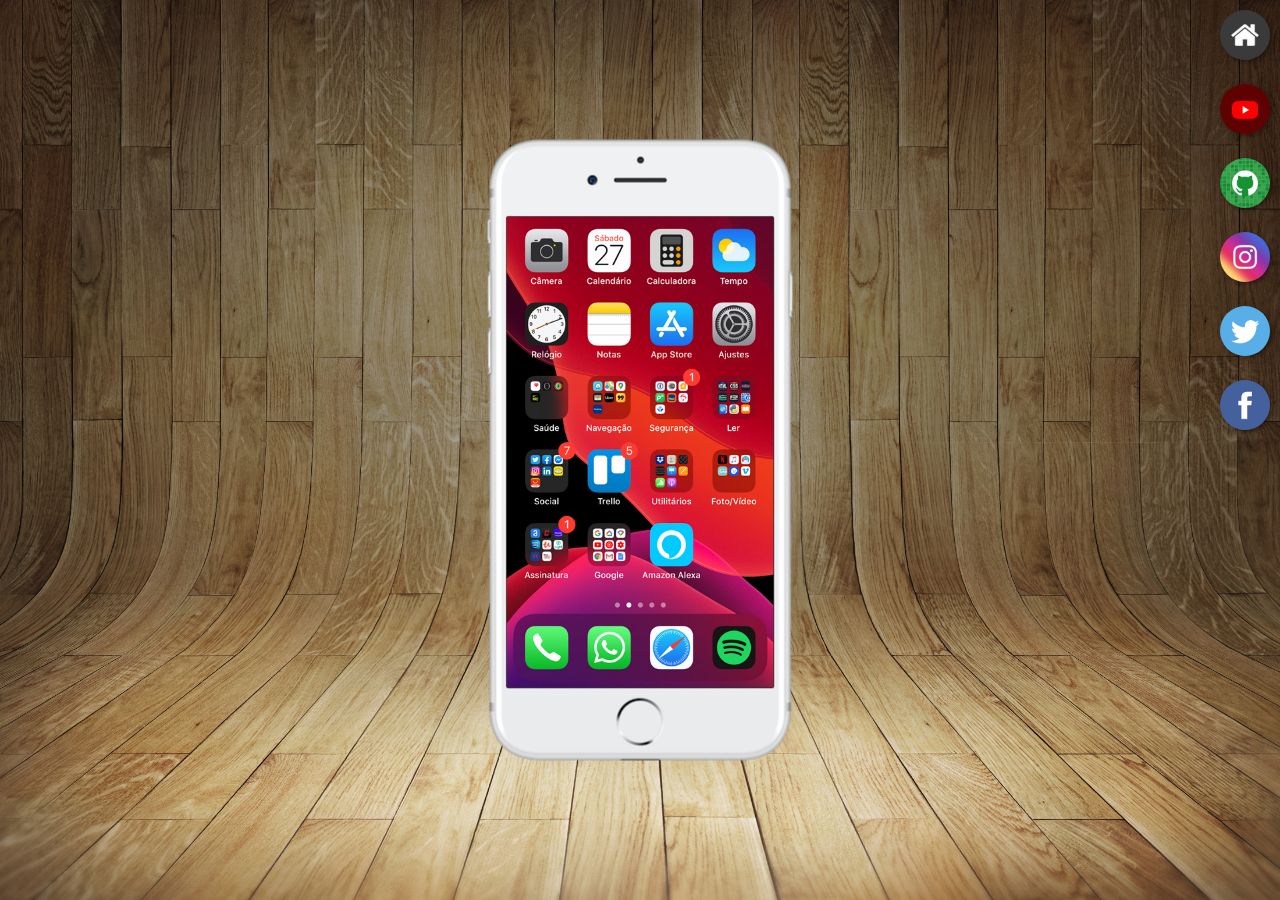
<file: index.html>
<!DOCTYPE html>
<html lang="pt-br">
<head>
    <meta charset="UTF-8">
    <meta http-equiv="X-UA-Compatible" content="IE=edge">
    <meta name="viewport" content="width=device-width, initial-scale=1.0">
    <link rel="shortcut icon" href="favicon.ico" type="image/x-icon">
    <link rel="stylesheet" href="estilos/style.css">
    <title>Projeto rede sociais</title>
</head>
<body>
    <main>
        <section id="telefone">
            <iframe src="home.html"  name="tela" id="tela" frameborder="0"></iframe>
        </section>
        <section id="redes-sociais">
            <a href="home.html" target="tela"><img src="imagens/logo-home.jpg" alt="Home"></a><br>
            <a href="youtube.html" target="tela"><img src="imagens/logo-youtube.jpg" alt="Youtube"></a><br>
            <a href="github.html" target="tela"><img src="imagens/logo-github.jpg" alt="Github"></a><br>
            <a href="instagran.html" target="tela"><img src="imagens/logo-instagram.jpg" alt="Instatran"></a><br>
            <a href="twiter.html" target="tela"><img src="imagens/logo-twitter.jpg" alt="Twitter"></a><br>
            <a href="facebook.html" target="tela"><img src="imagens/logo-facebook.jpg" alt="Facebook"></a>
        </section>
    </main>
</body>
</html>
</file>
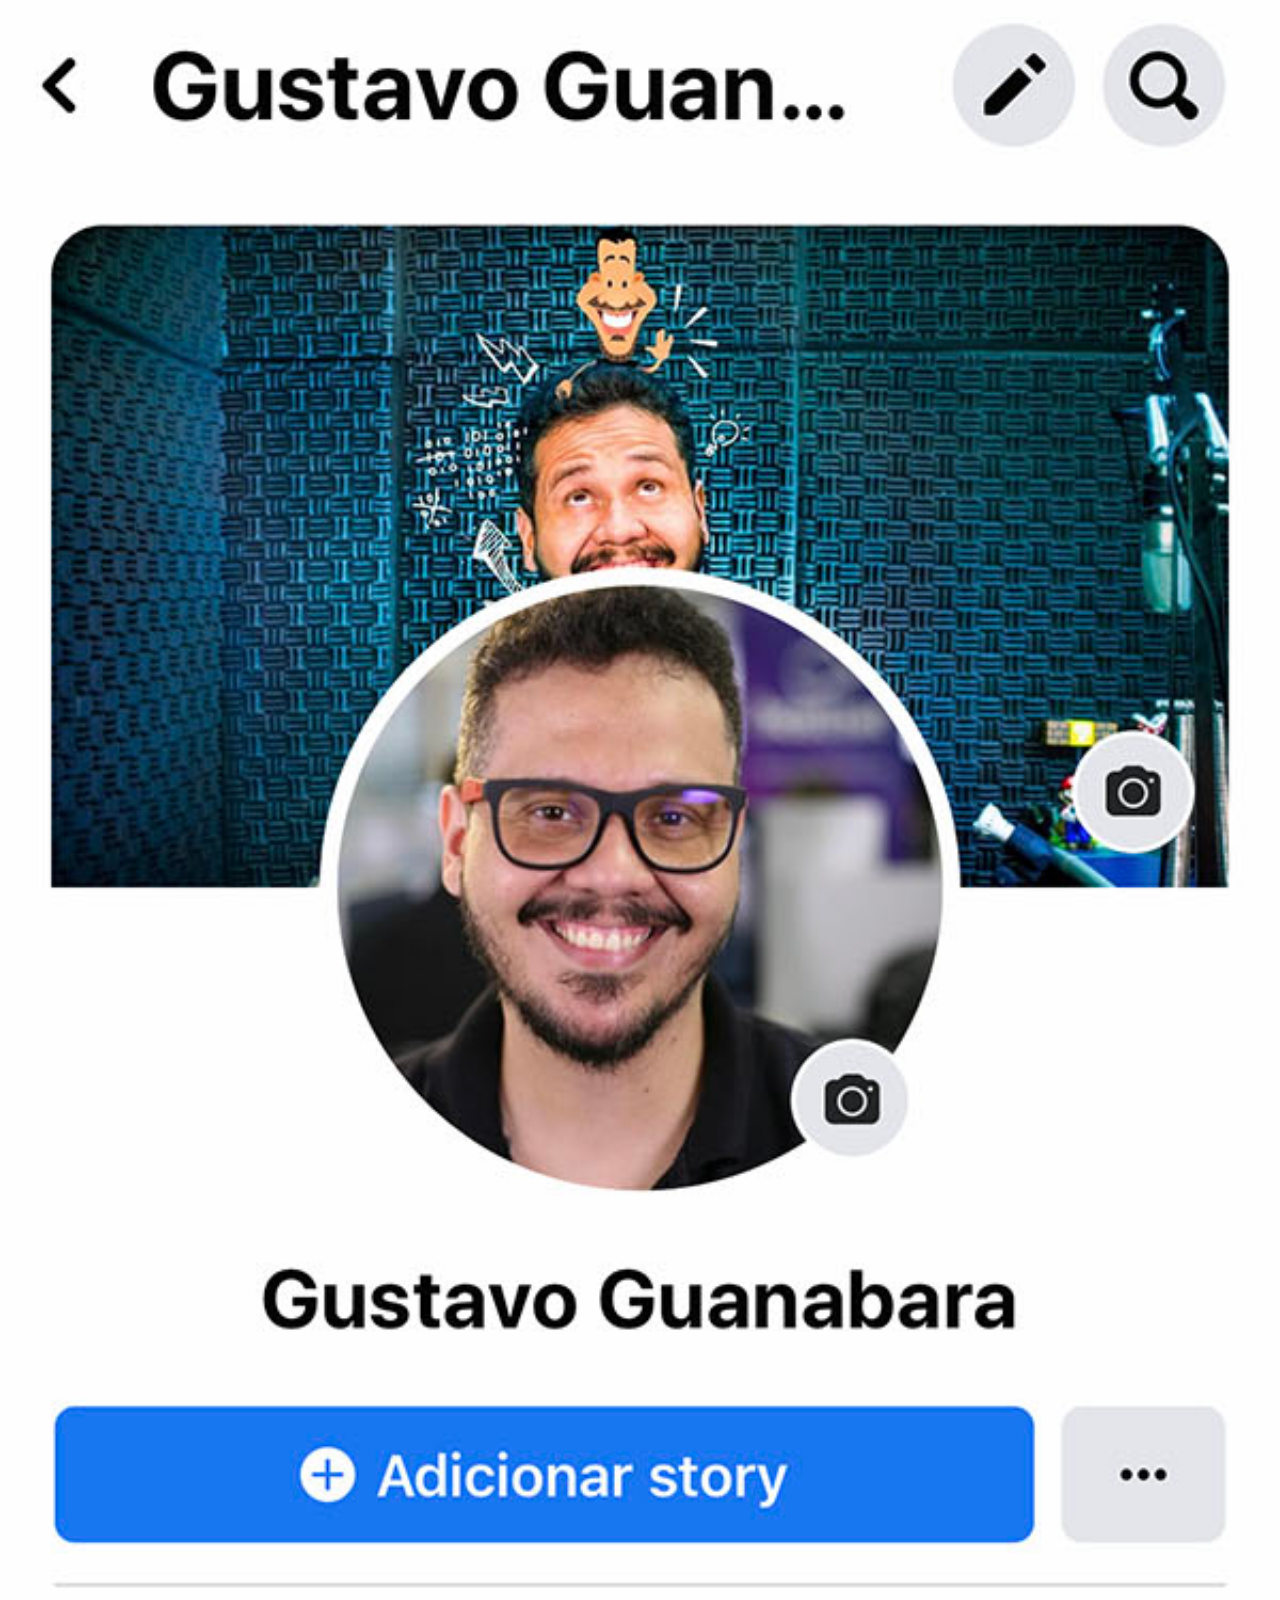
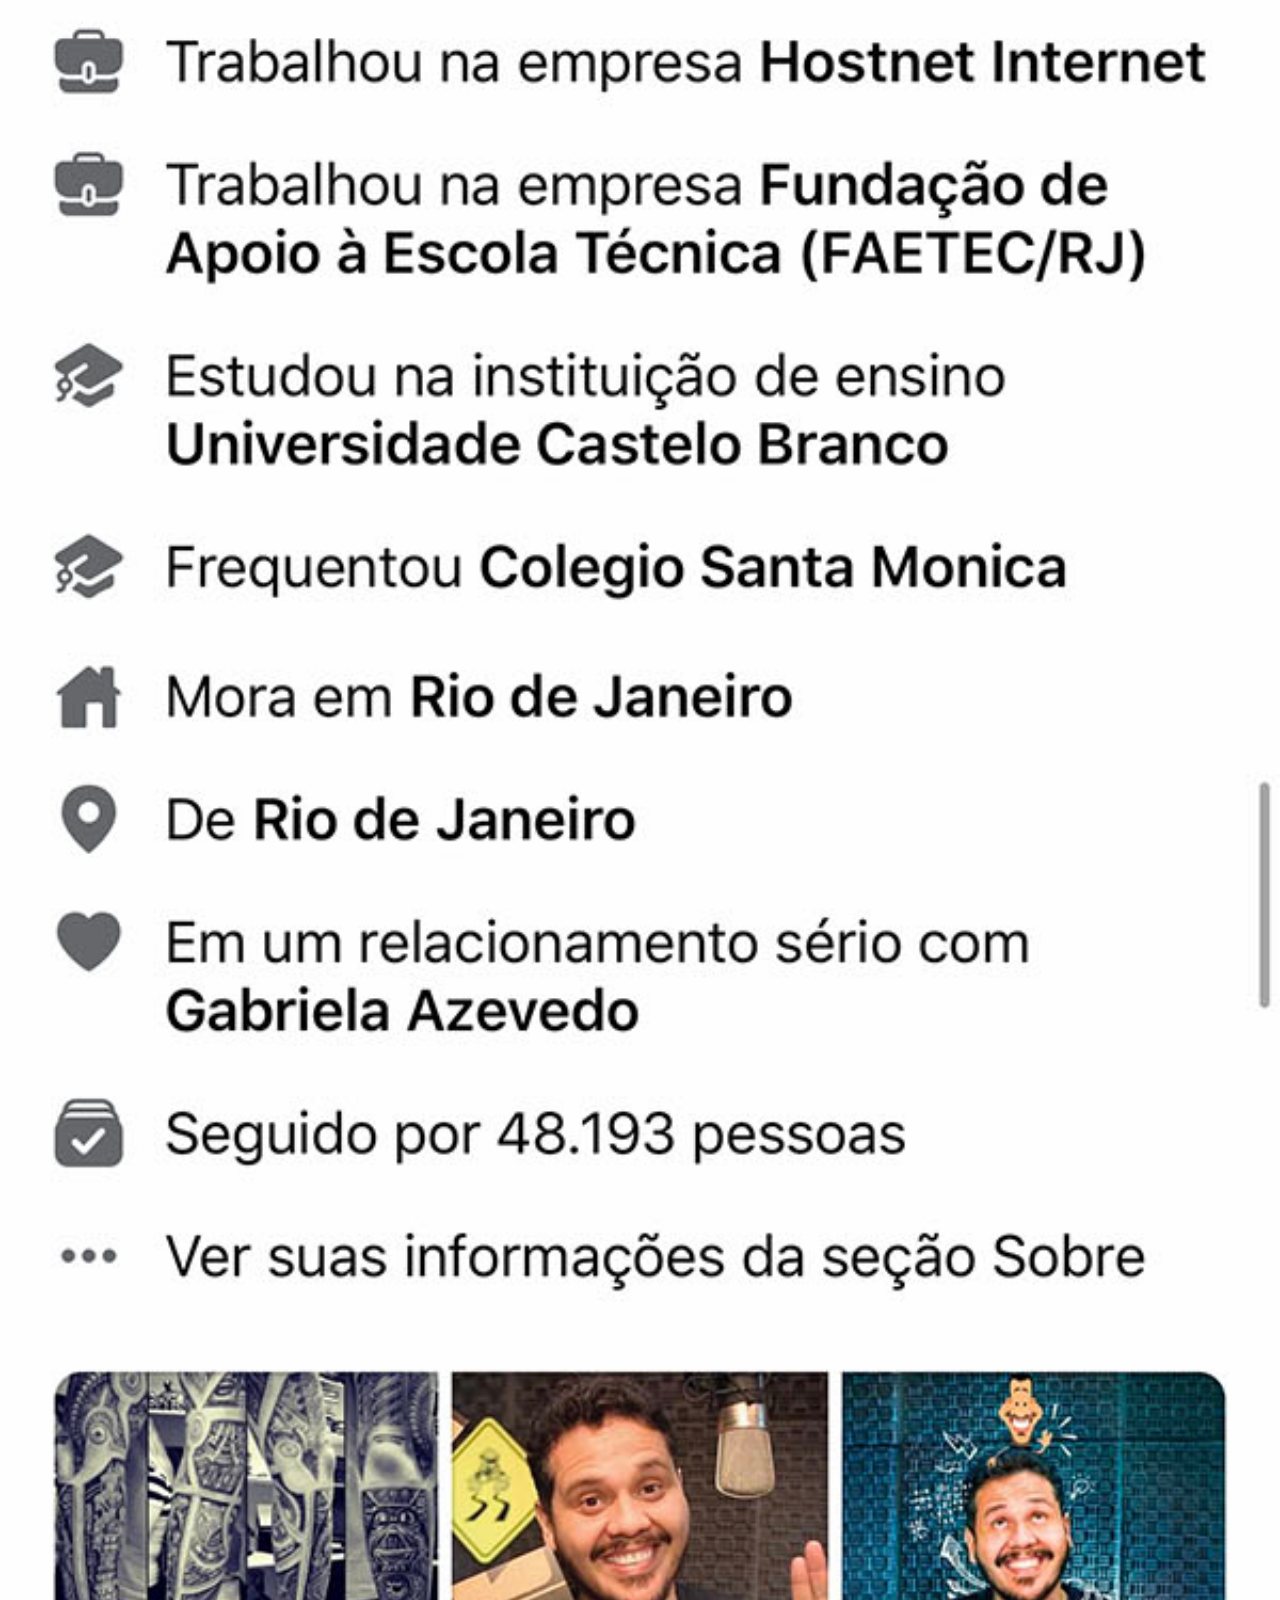
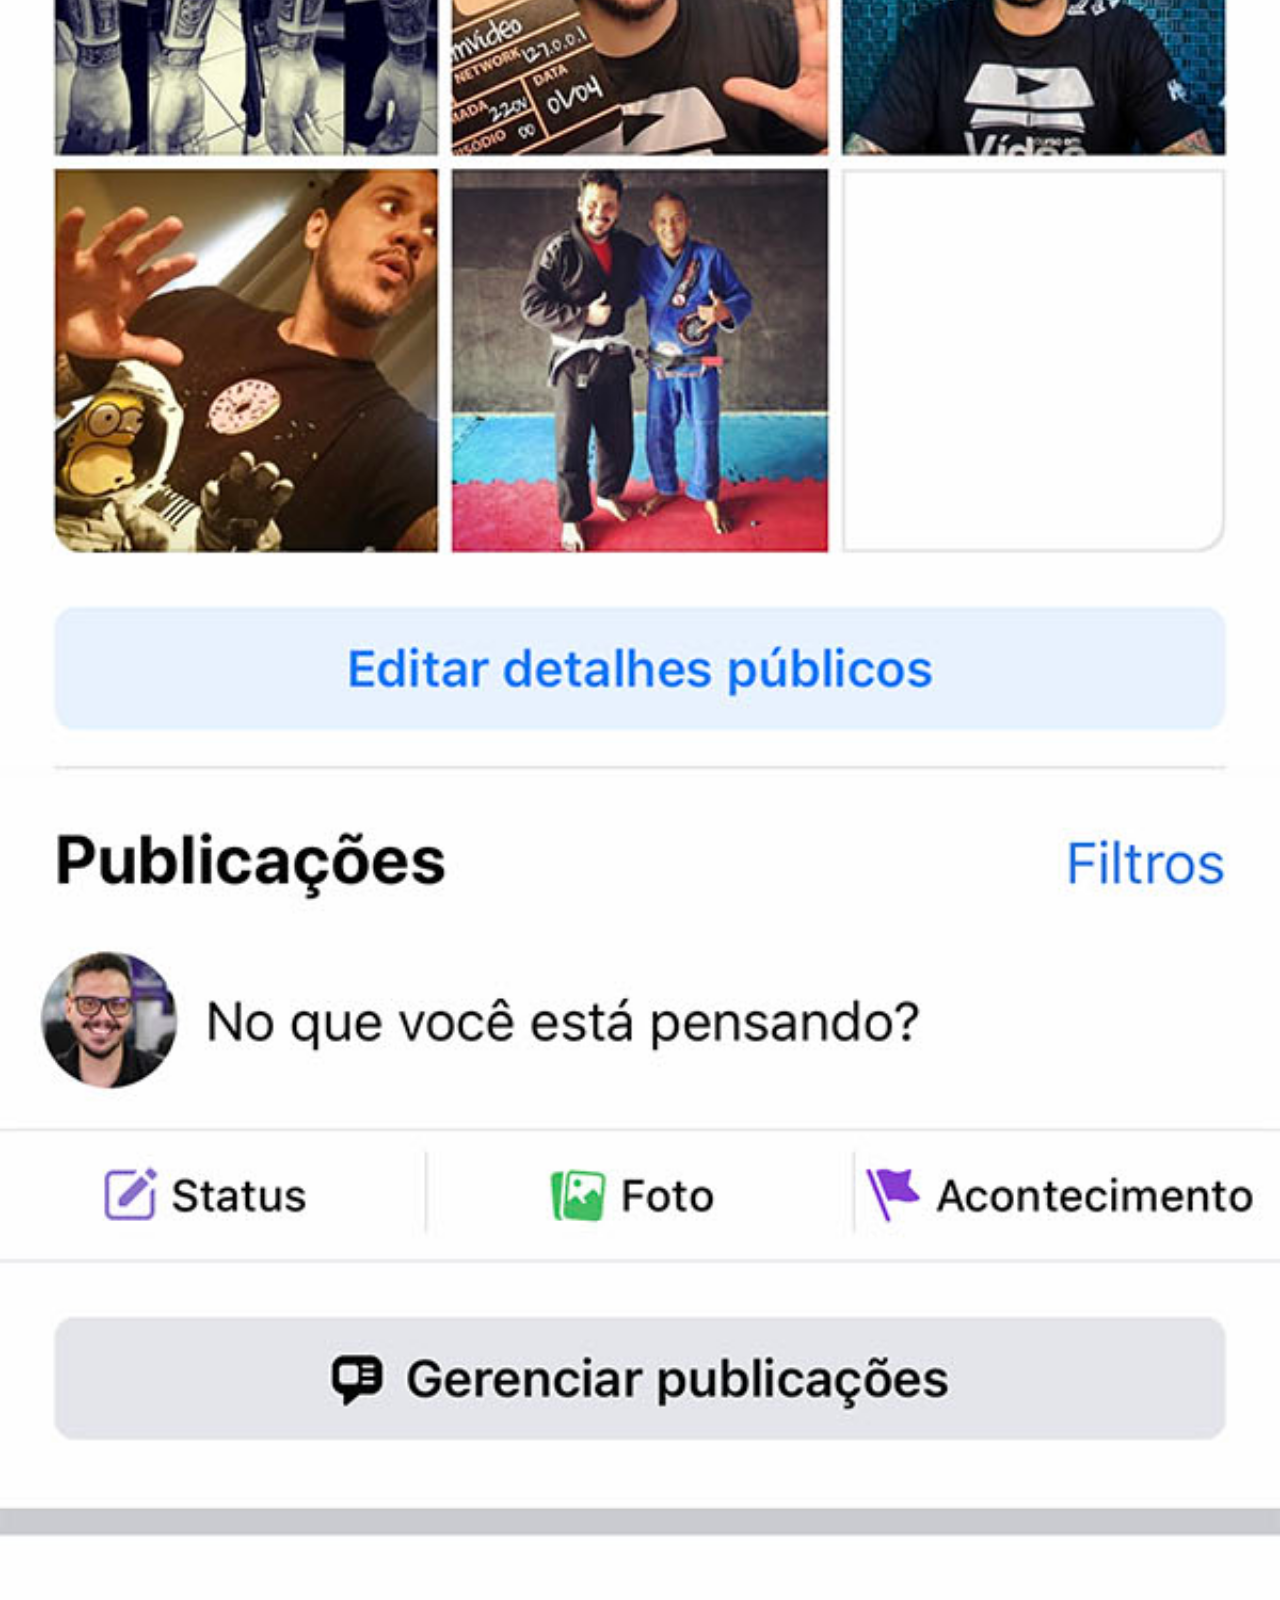
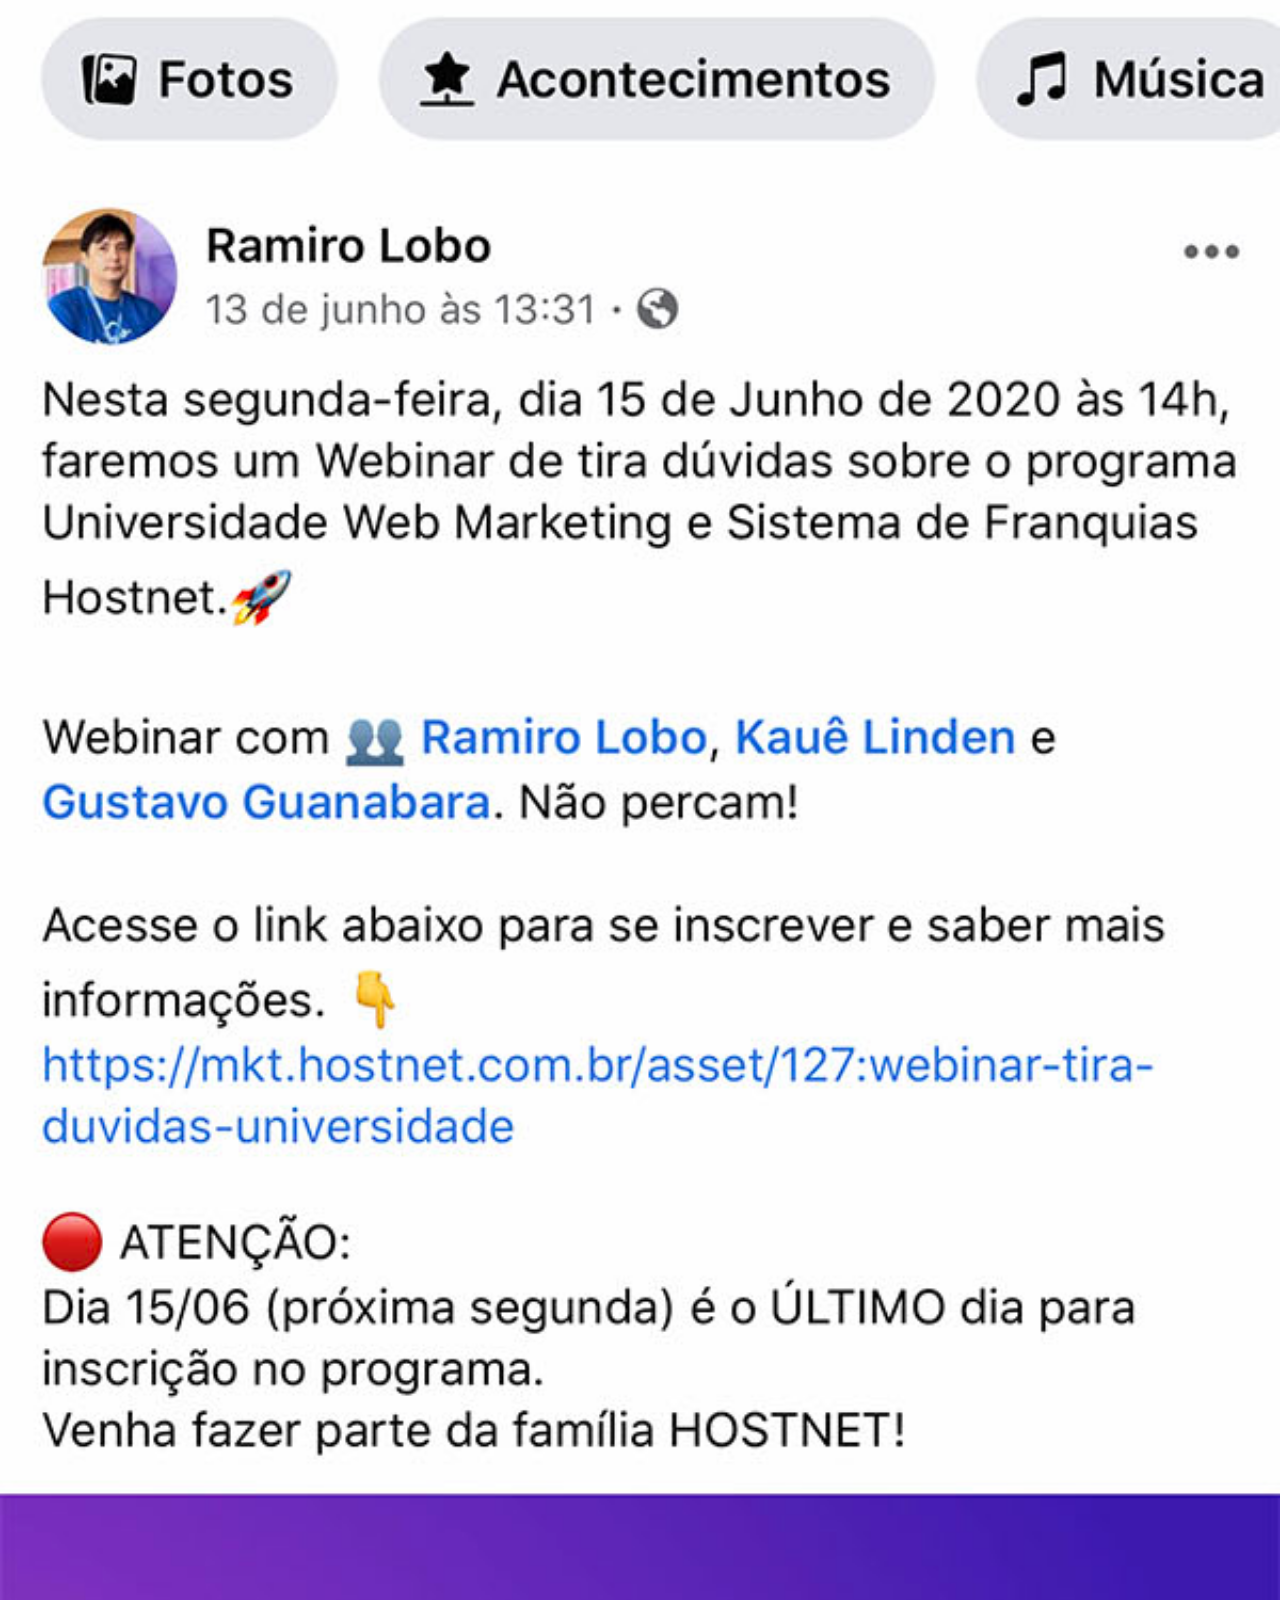
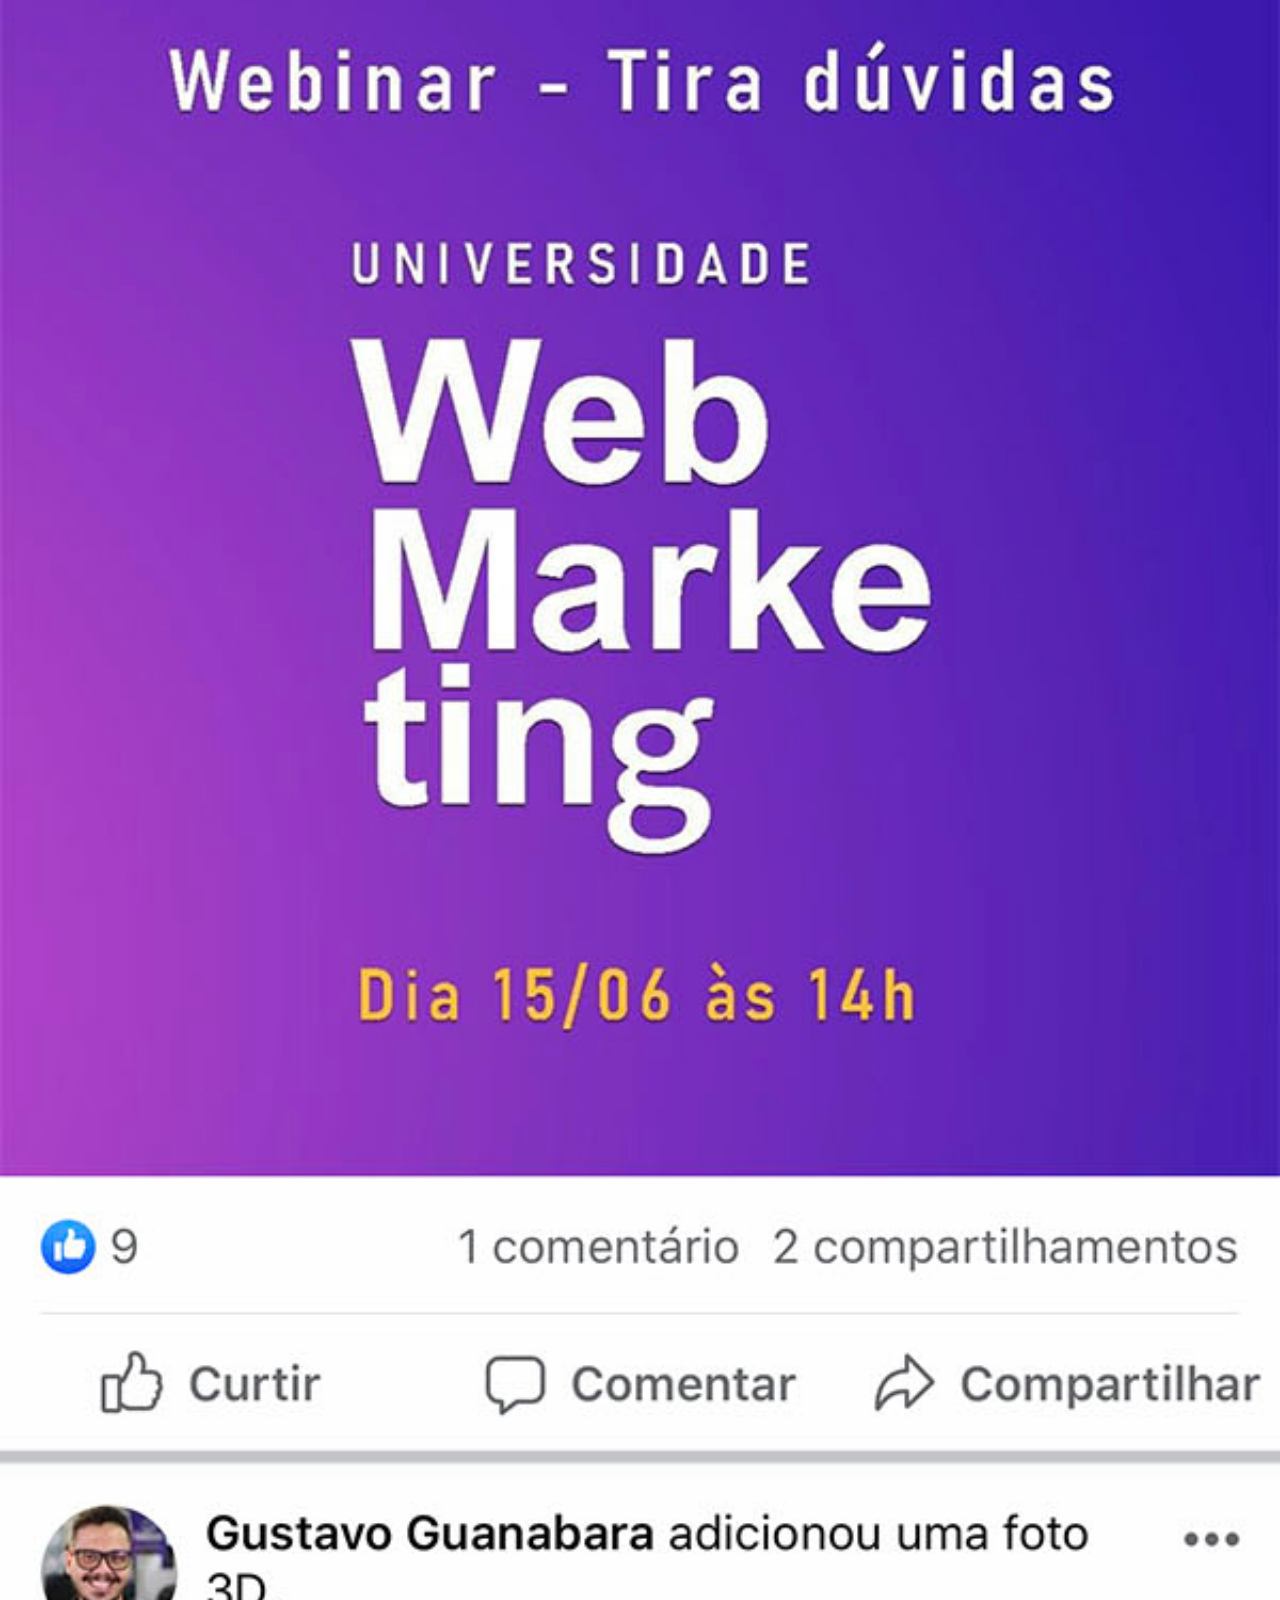
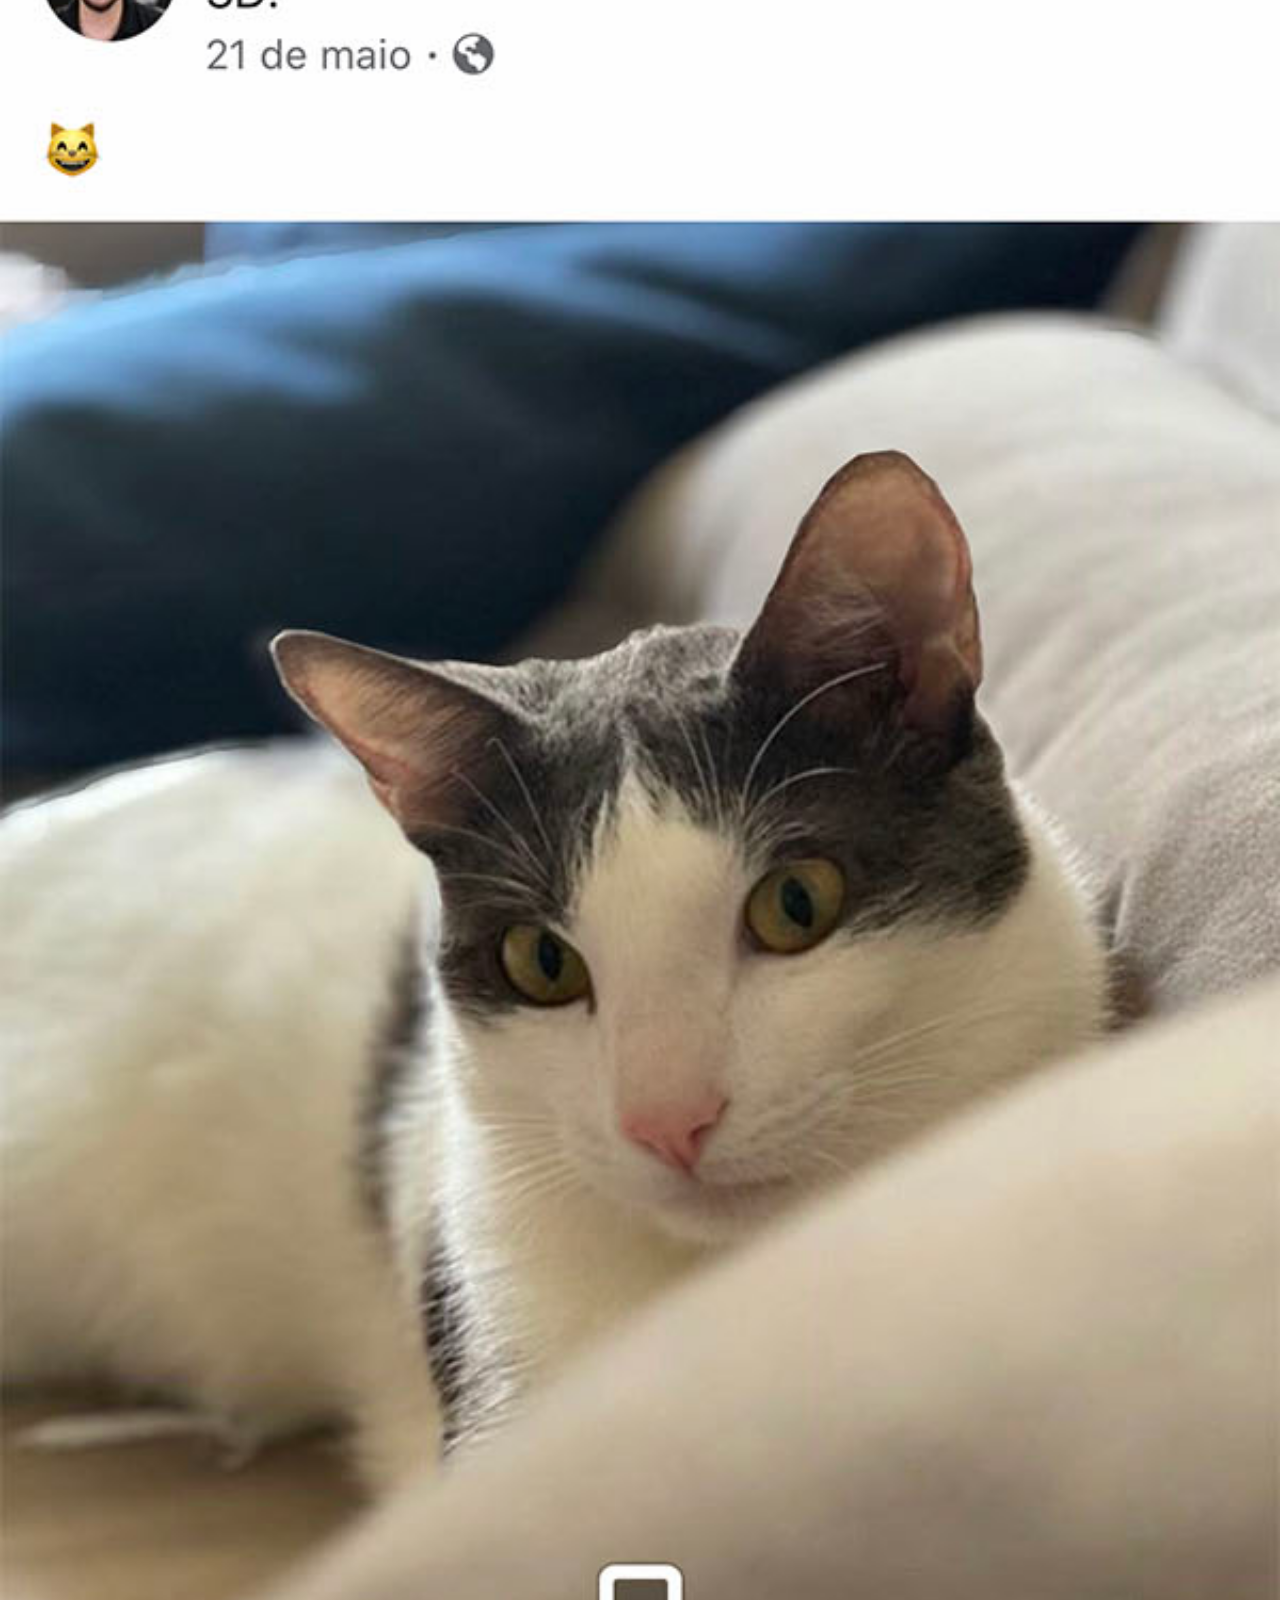
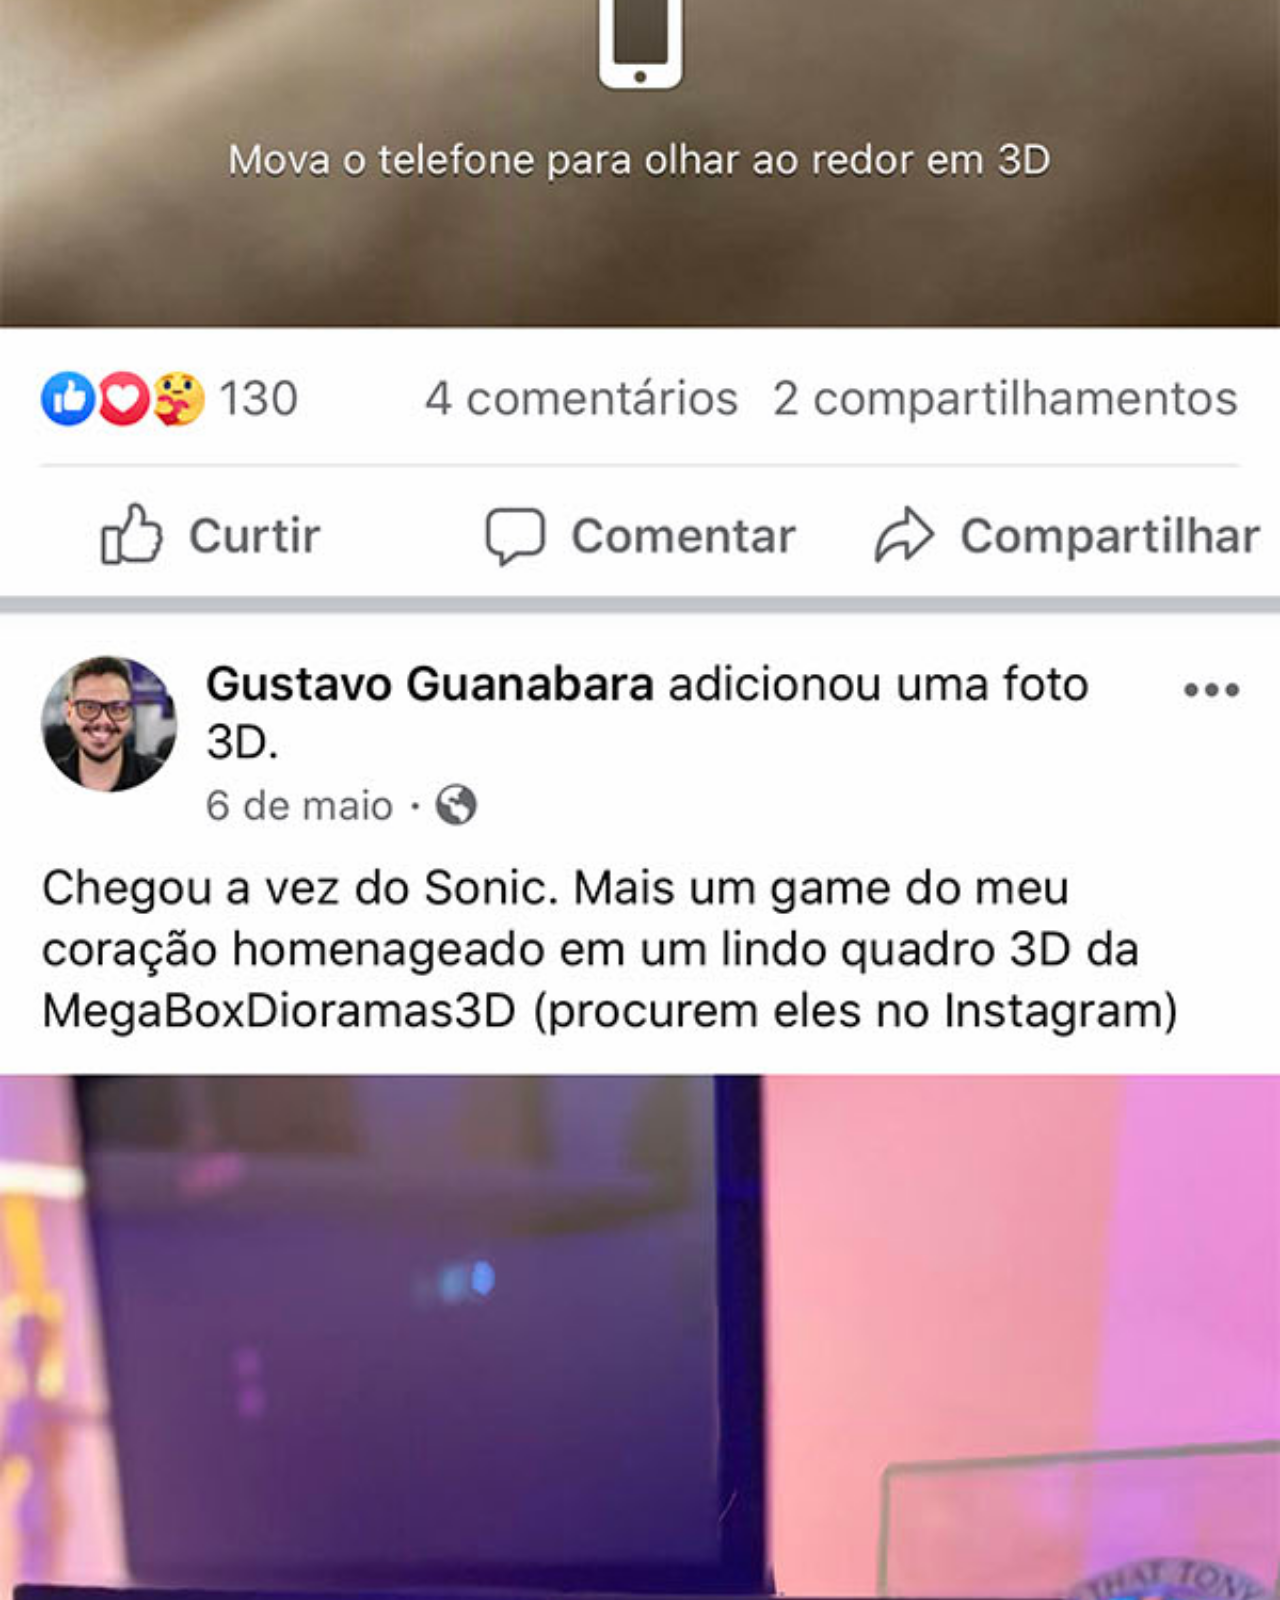
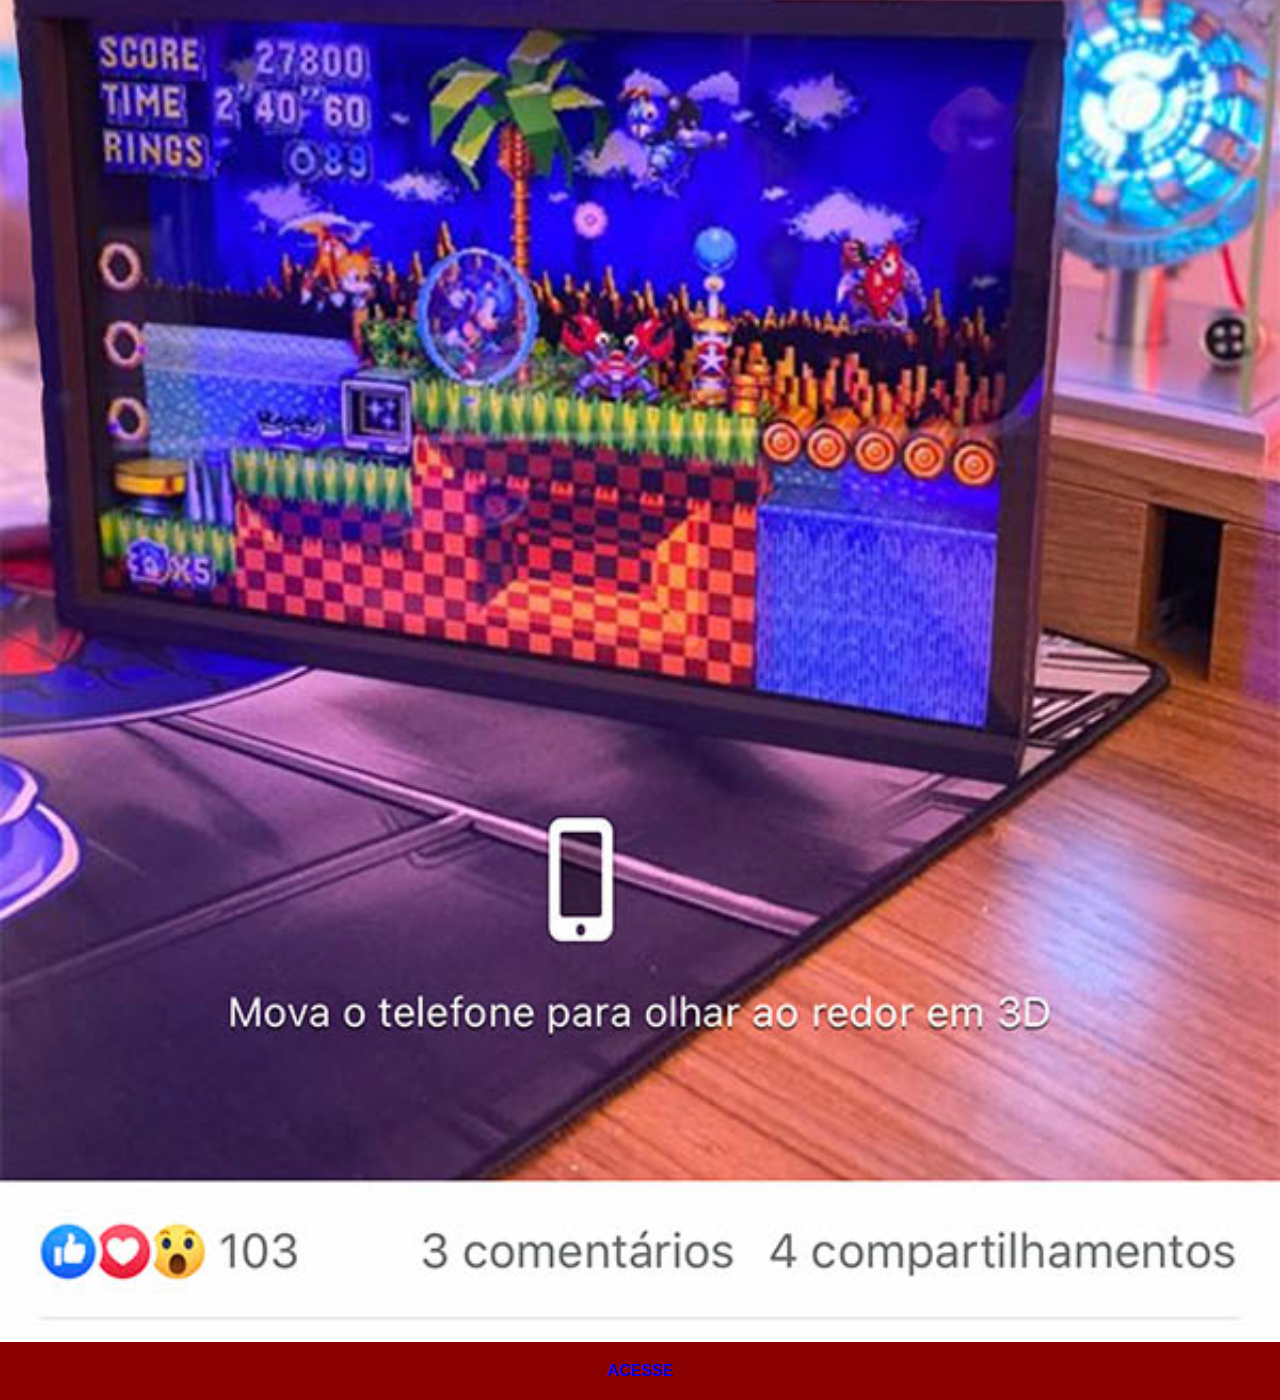
<file: facebook.html>
<!DOCTYPE html>
<html lang="pt-br">
<head>
    <meta charset="UTF-8">
    <meta http-equiv="X-UA-Compatible" content="IE=edge">
    <meta name="viewport" content="width=device-width, initial-scale=1.0">
    <link rel="stylesheet" href="estilos/social.css">
    <title>Facebook</title>
</head>
<body>
    <img src="imagens/tela-facebook.jpg" alt="Facebook">
    <a href="www.facebook.com.br/cleberlopes">ACESSE</a>
</body>
</html>
</file>
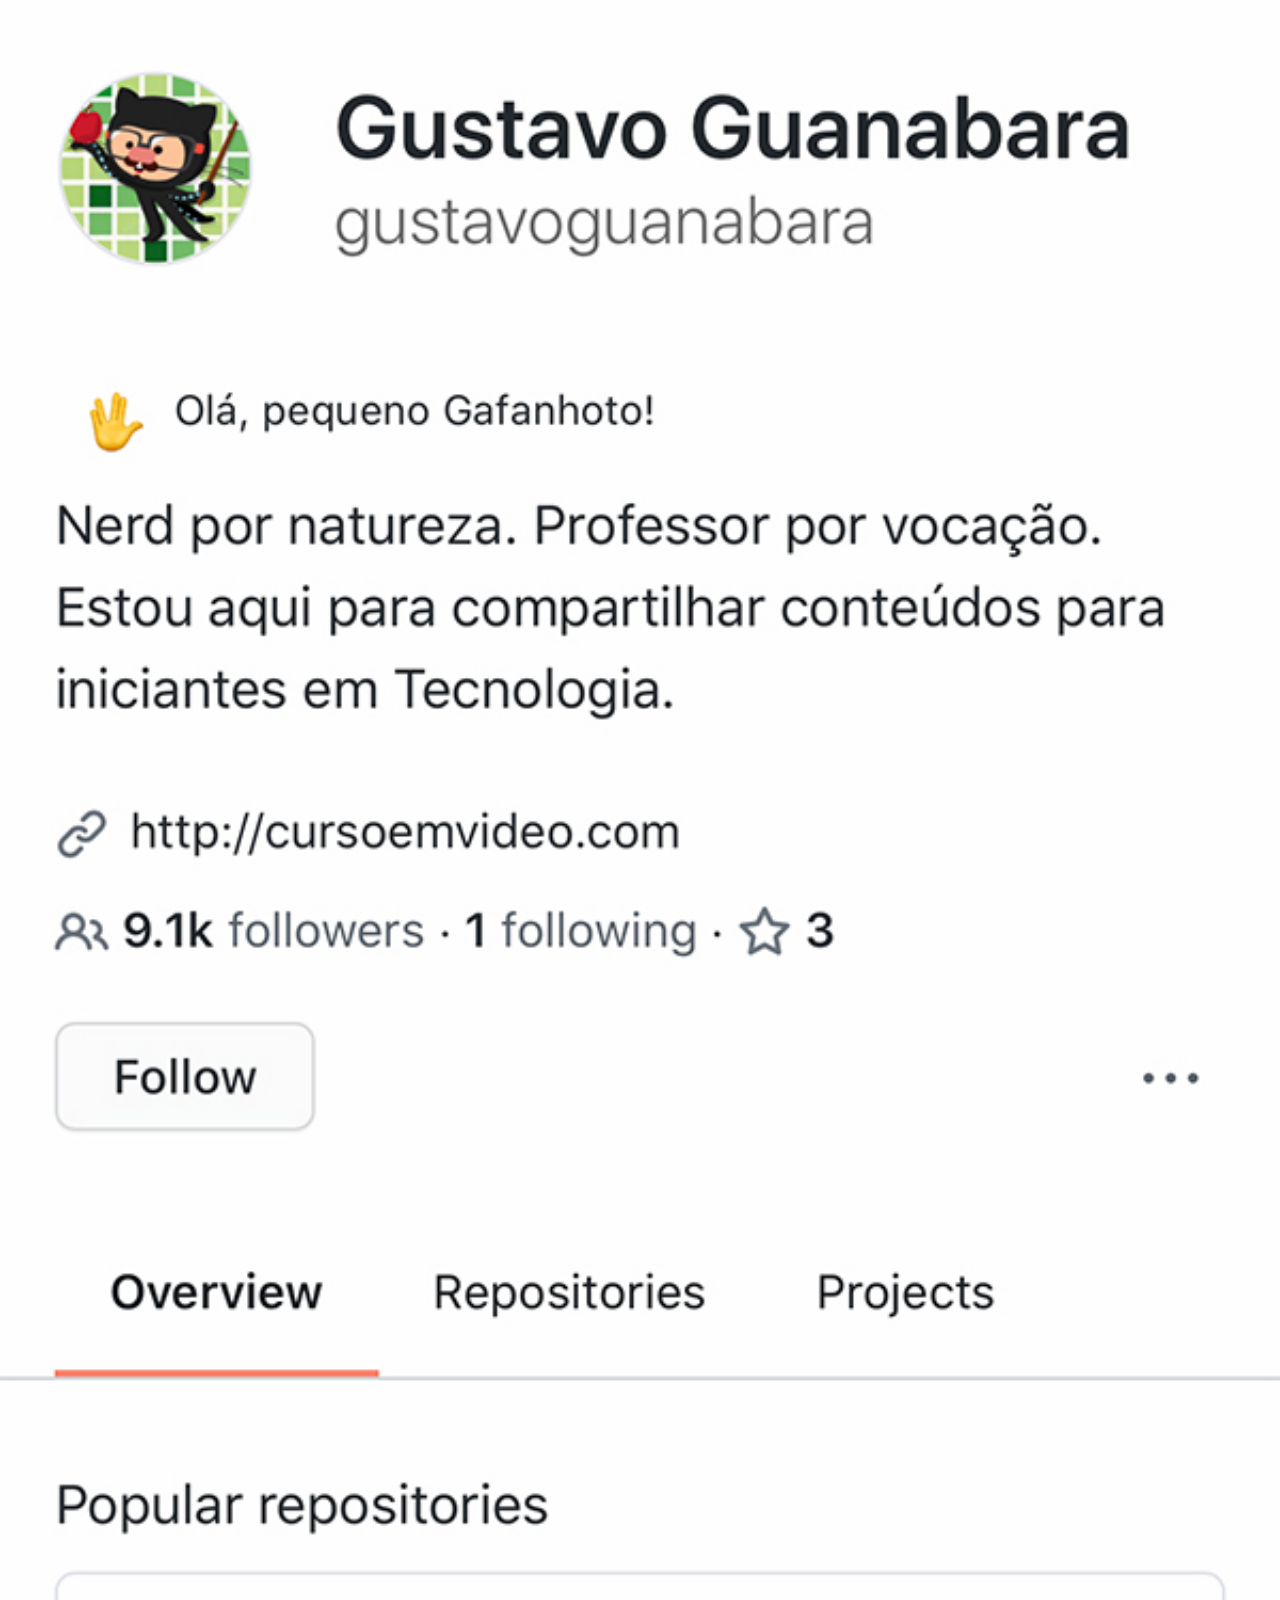
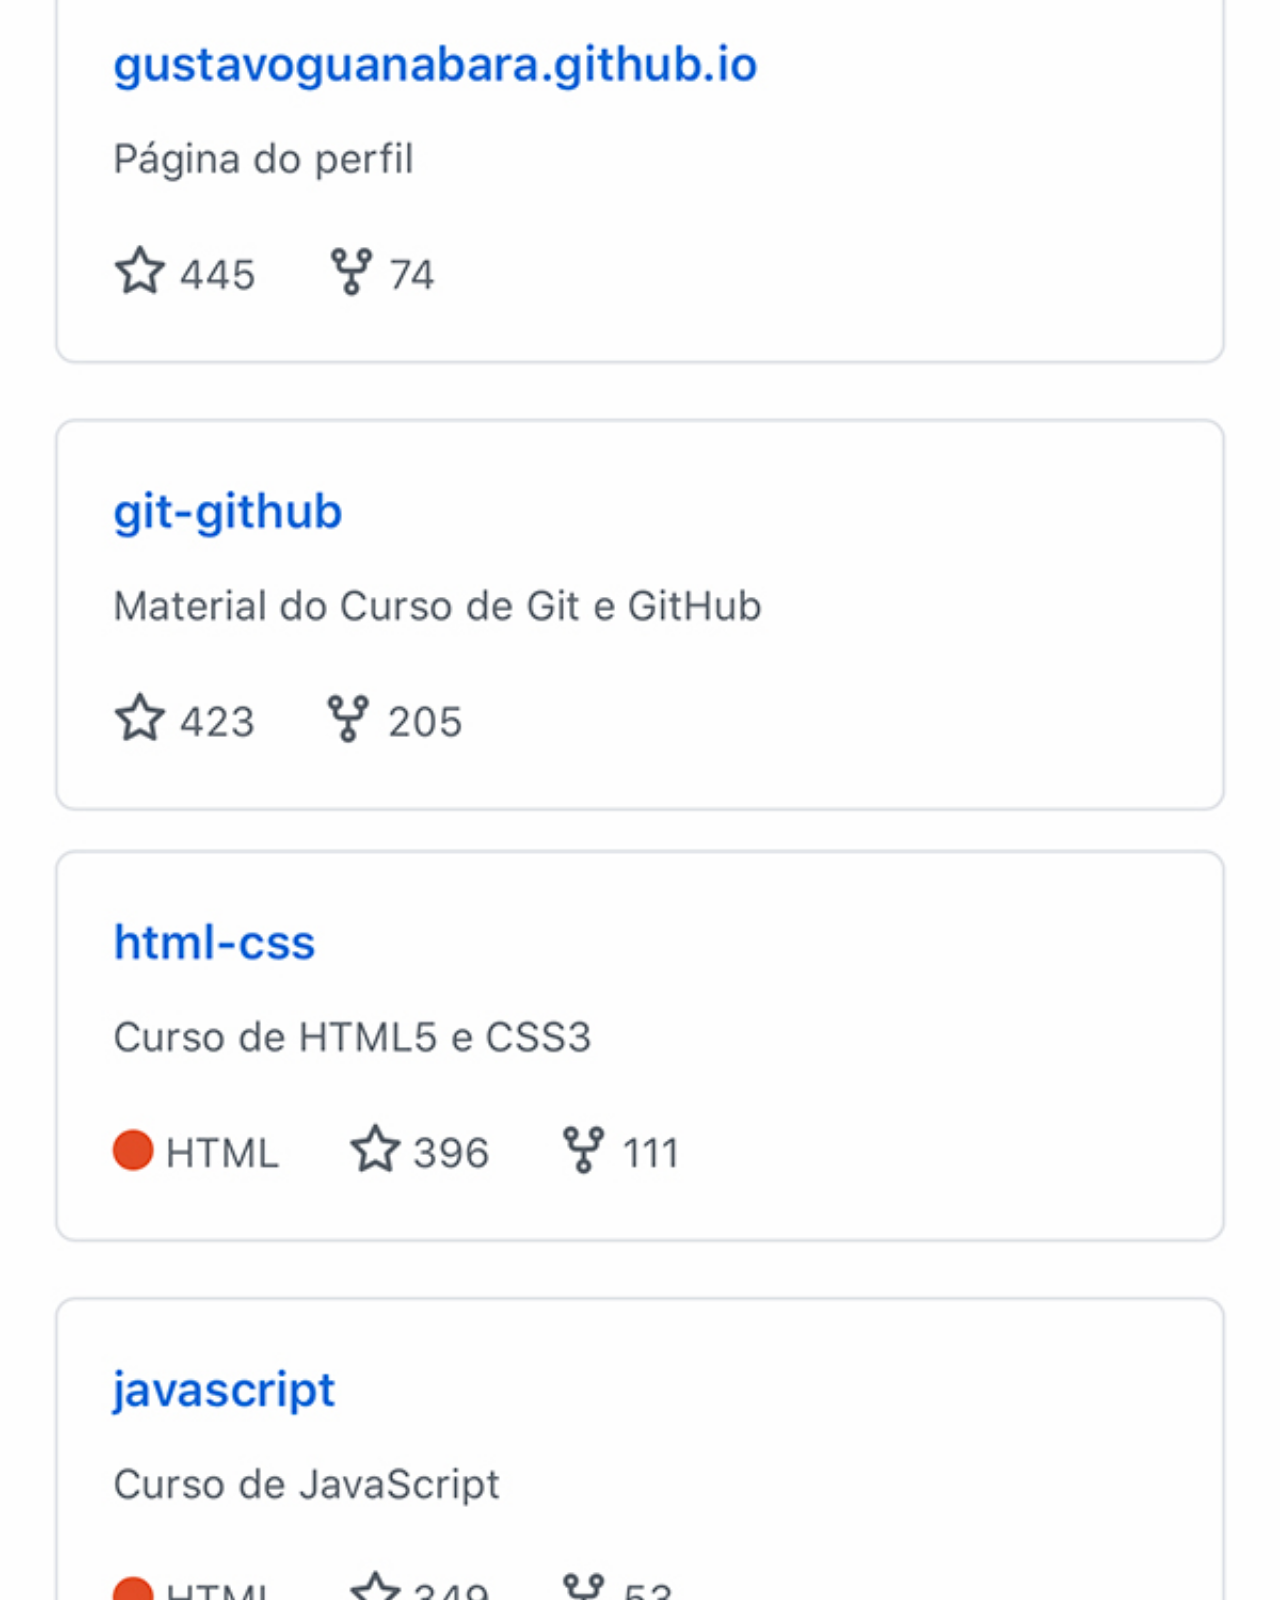
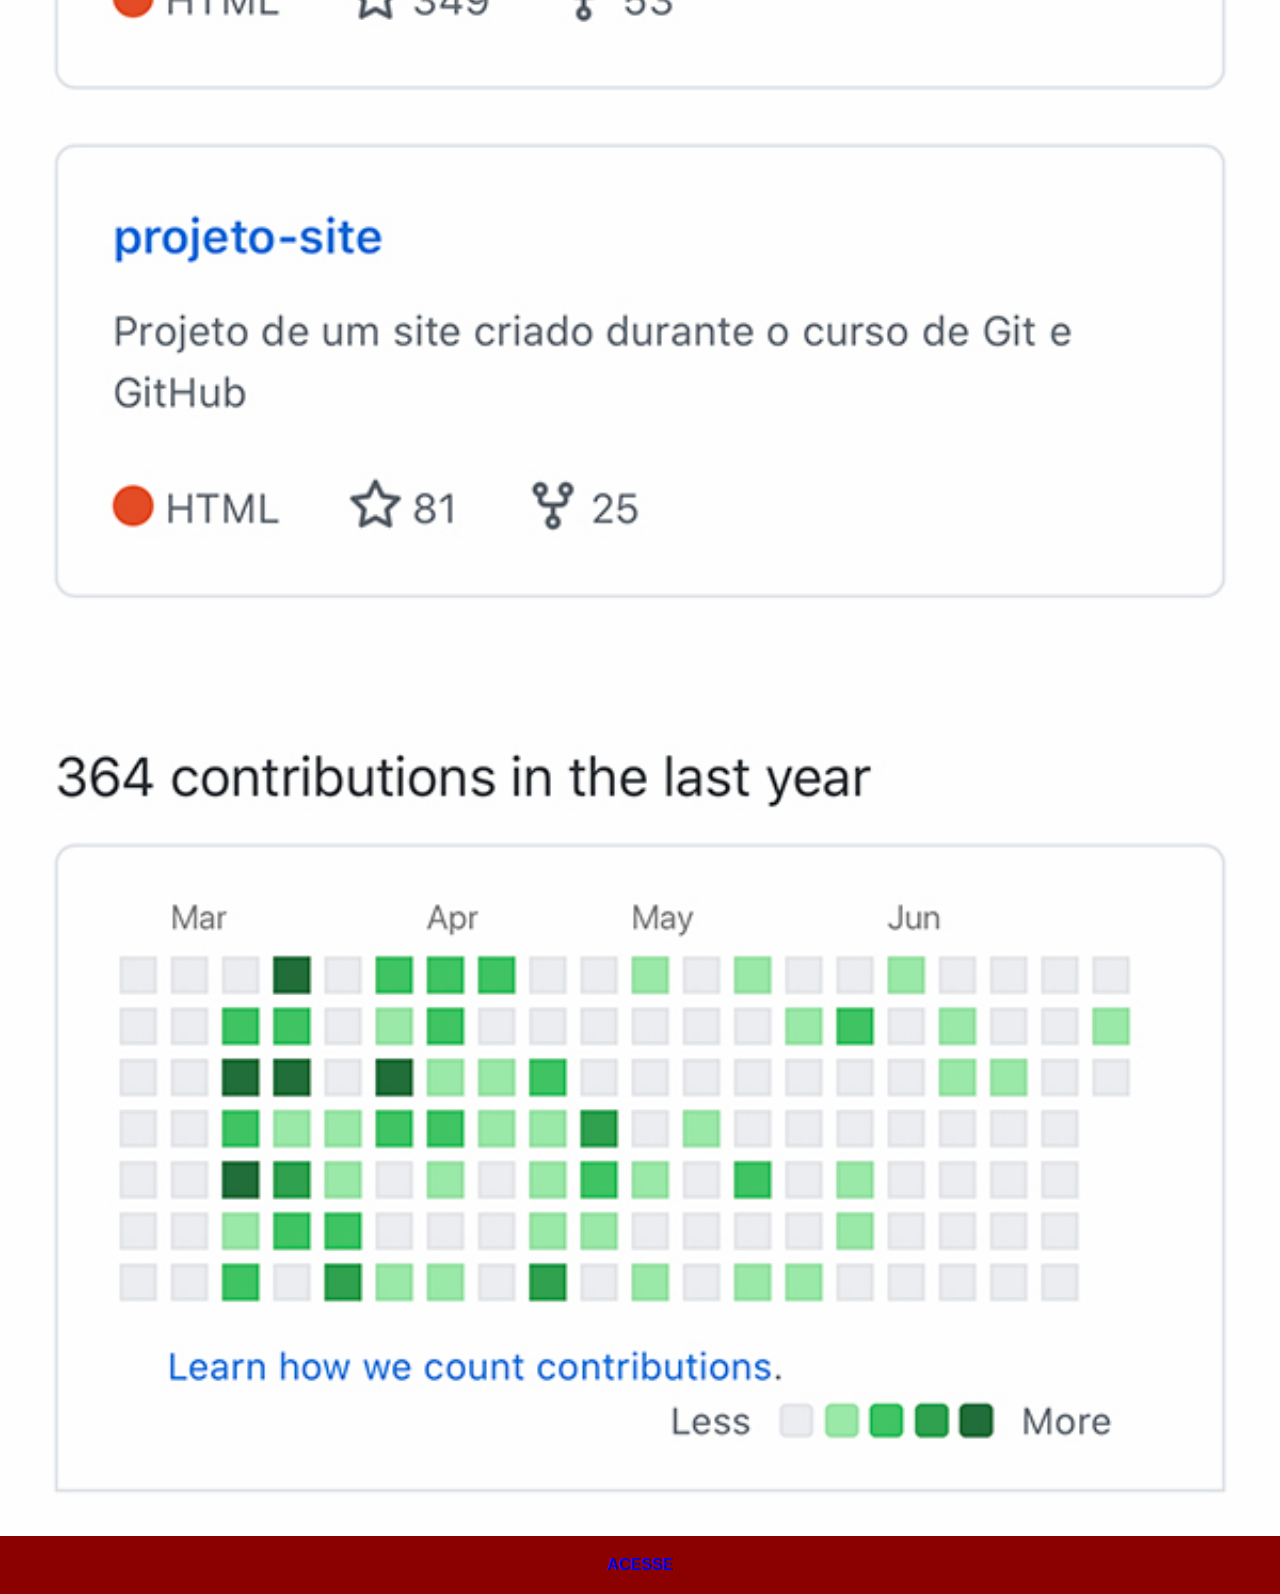
<file: github.html>
<!DOCTYPE html>
<html lang="pt-br">
<head>
    <meta charset="UTF-8">
    <meta http-equiv="X-UA-Compatible" content="IE=edge">
    <meta name="viewport" content="width=device-width, initial-scale=1.0">
    <link rel="stylesheet" href="estilos/social.css">
    <title>Github</title>
</head>
<body>
    <img src="imagens/tela-github.jpg" alt="Github">
    <a href="https://github.com/CleberLopes2022" target="_blank">ACESSE</a>
    
</body>
</html>
</file>
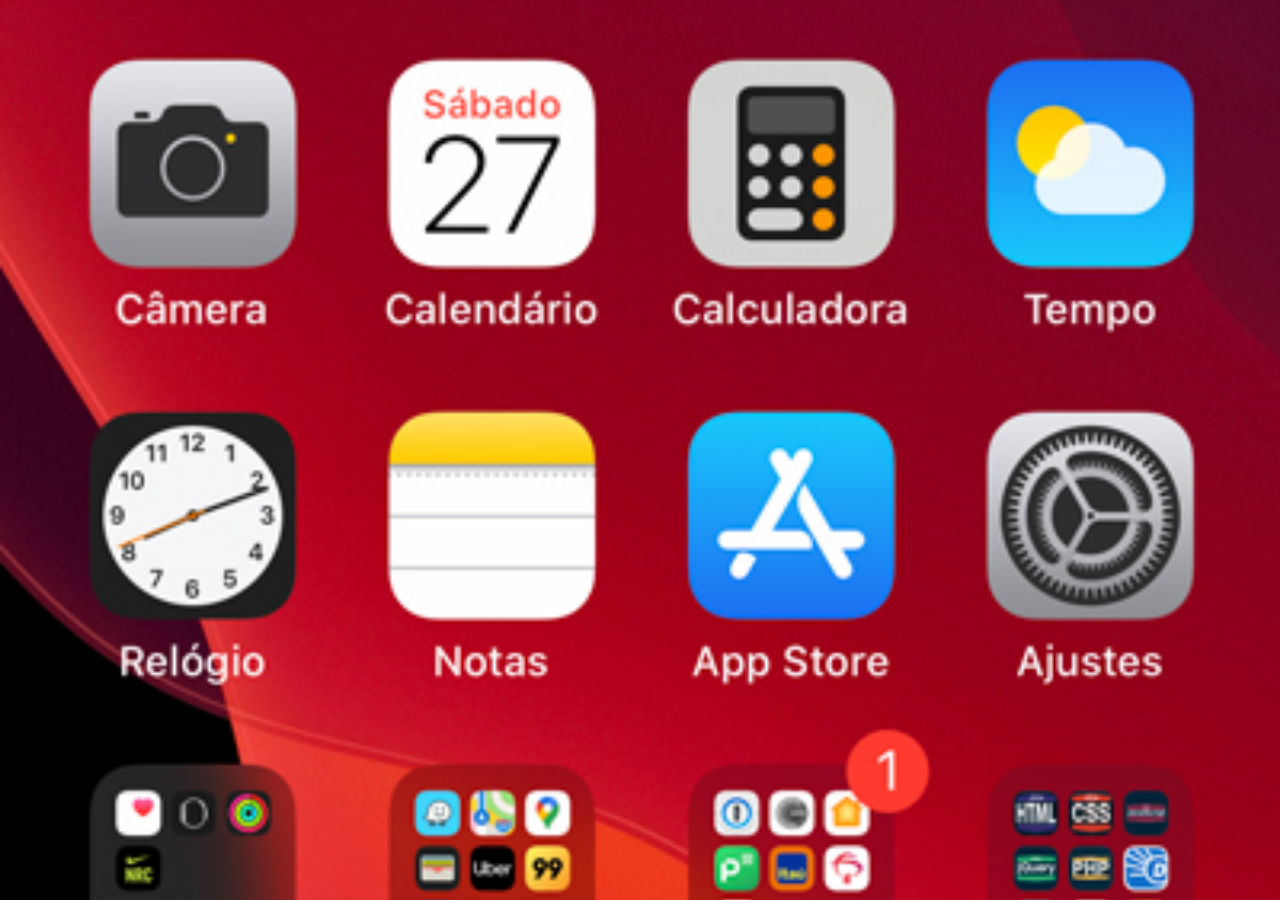
<file: home.html>
<!DOCTYPE html>
<html lang="pt-br">
<head>
    <meta charset="UTF-8">
    <meta http-equiv="X-UA-Compatible" content="IE=edge">
    <meta name="viewport" content="width=device-width, initial-scale=1.0">
    <title>Home</title>
</head>
<body>
    <style>
        * {
            margin: 0px;
            padding: 0px;
        }

        body {
            width: 100vw;
            height: 100vh;
            background: black url('imagens/tela-home.jpg') no-repeat top center;
            background-size: cover;
        }
    </style>
</body>
</html>
</file>
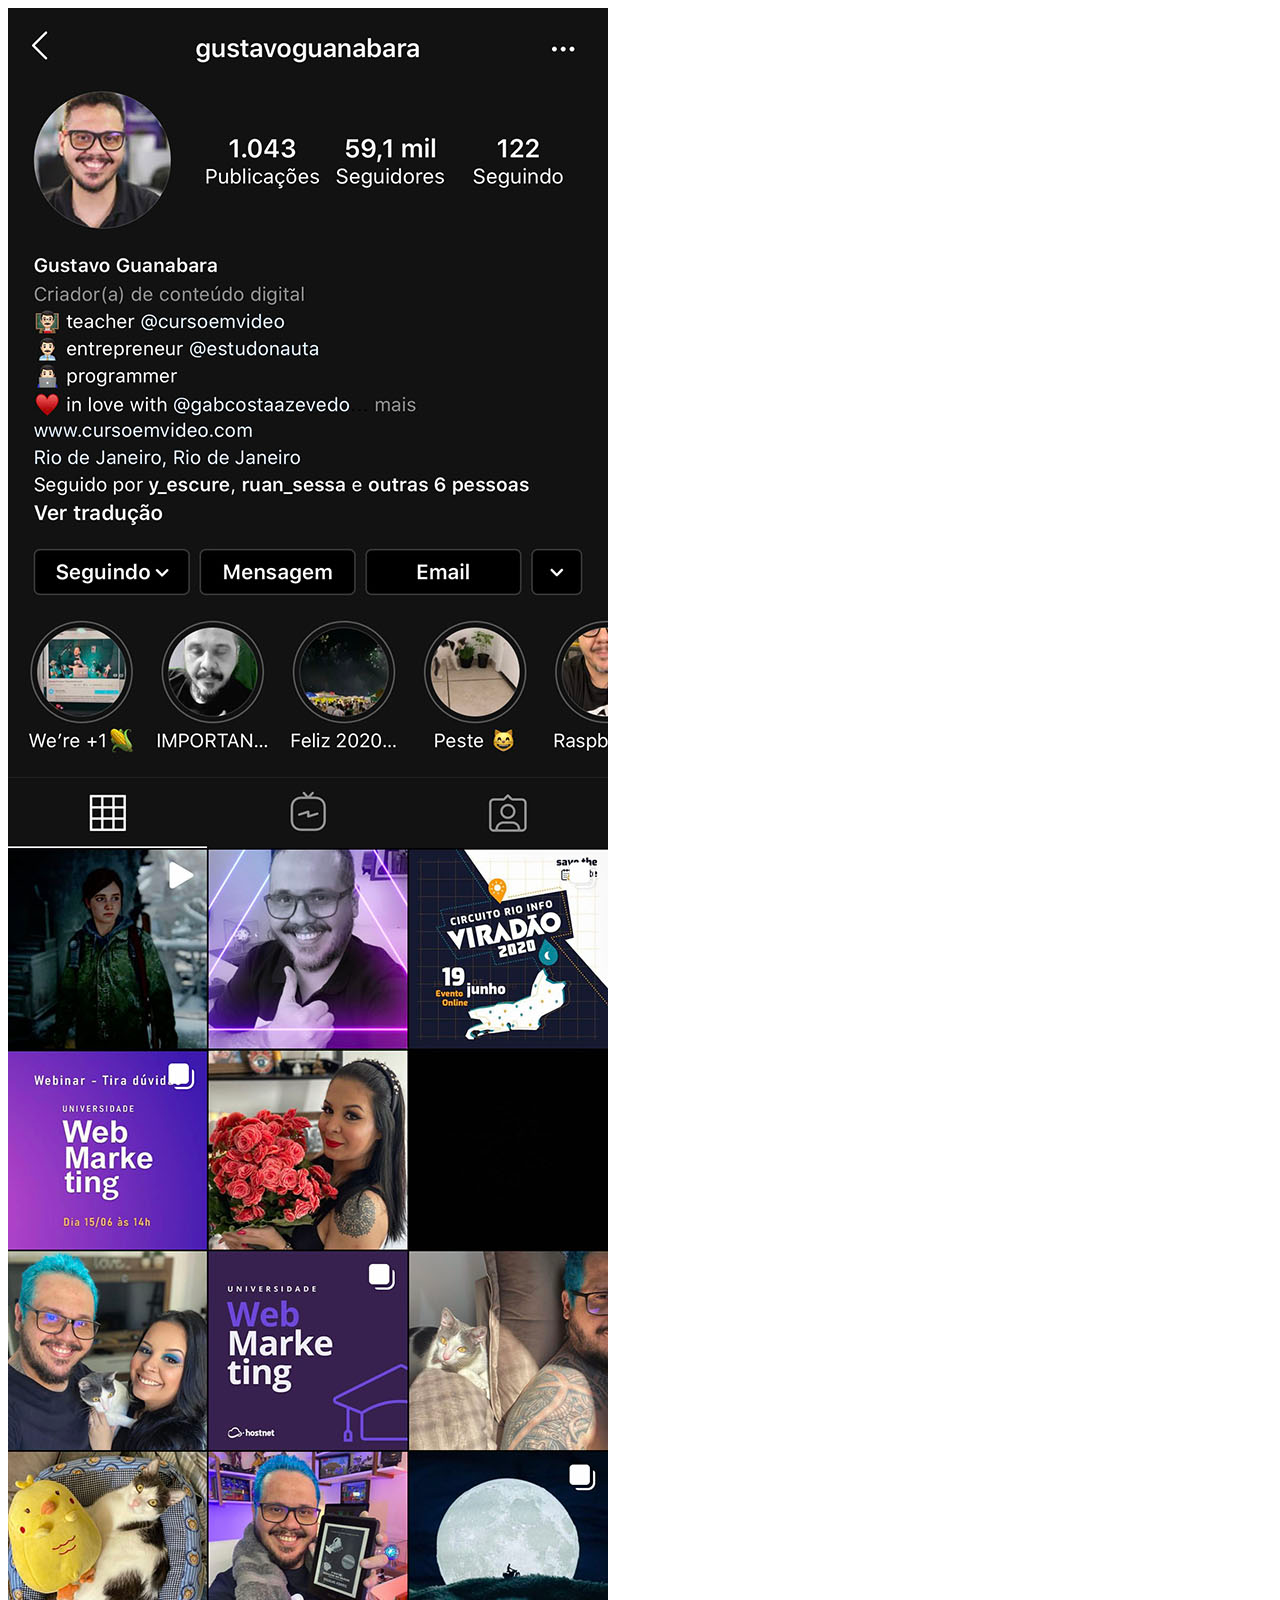
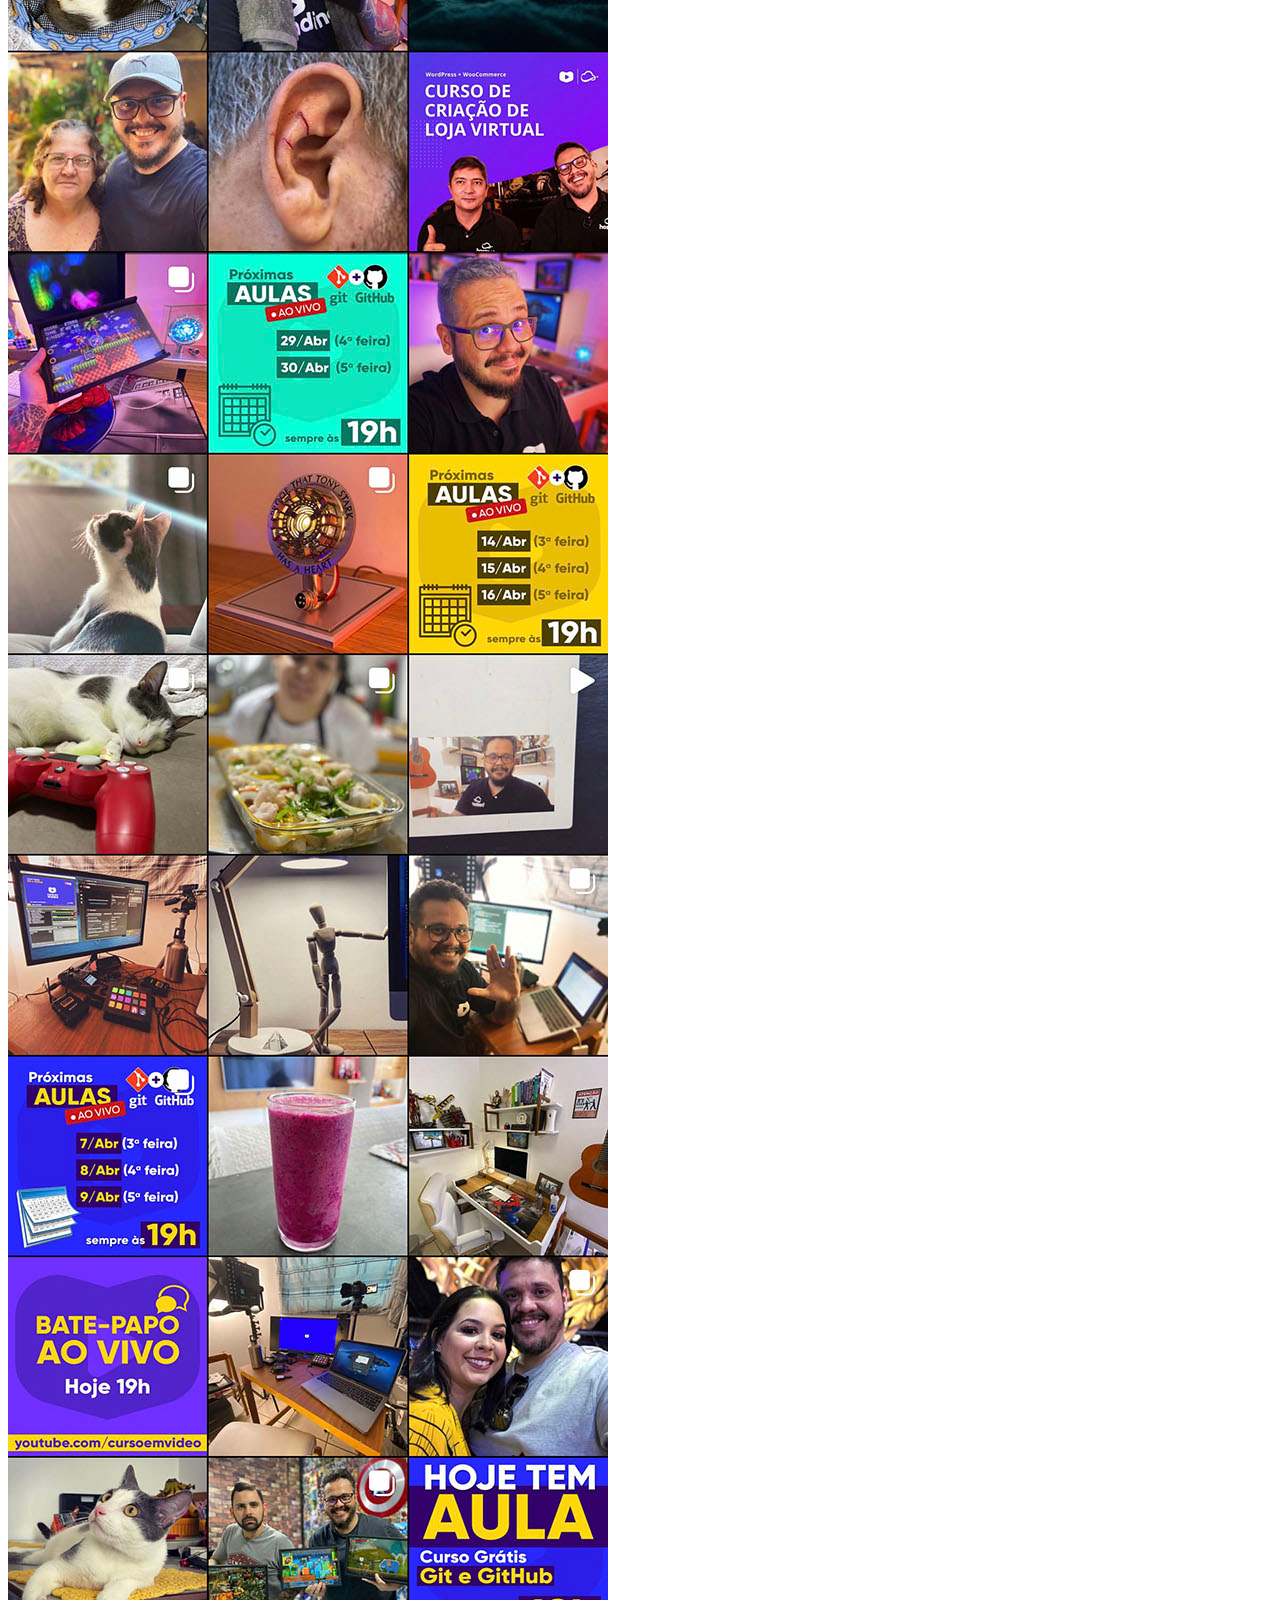
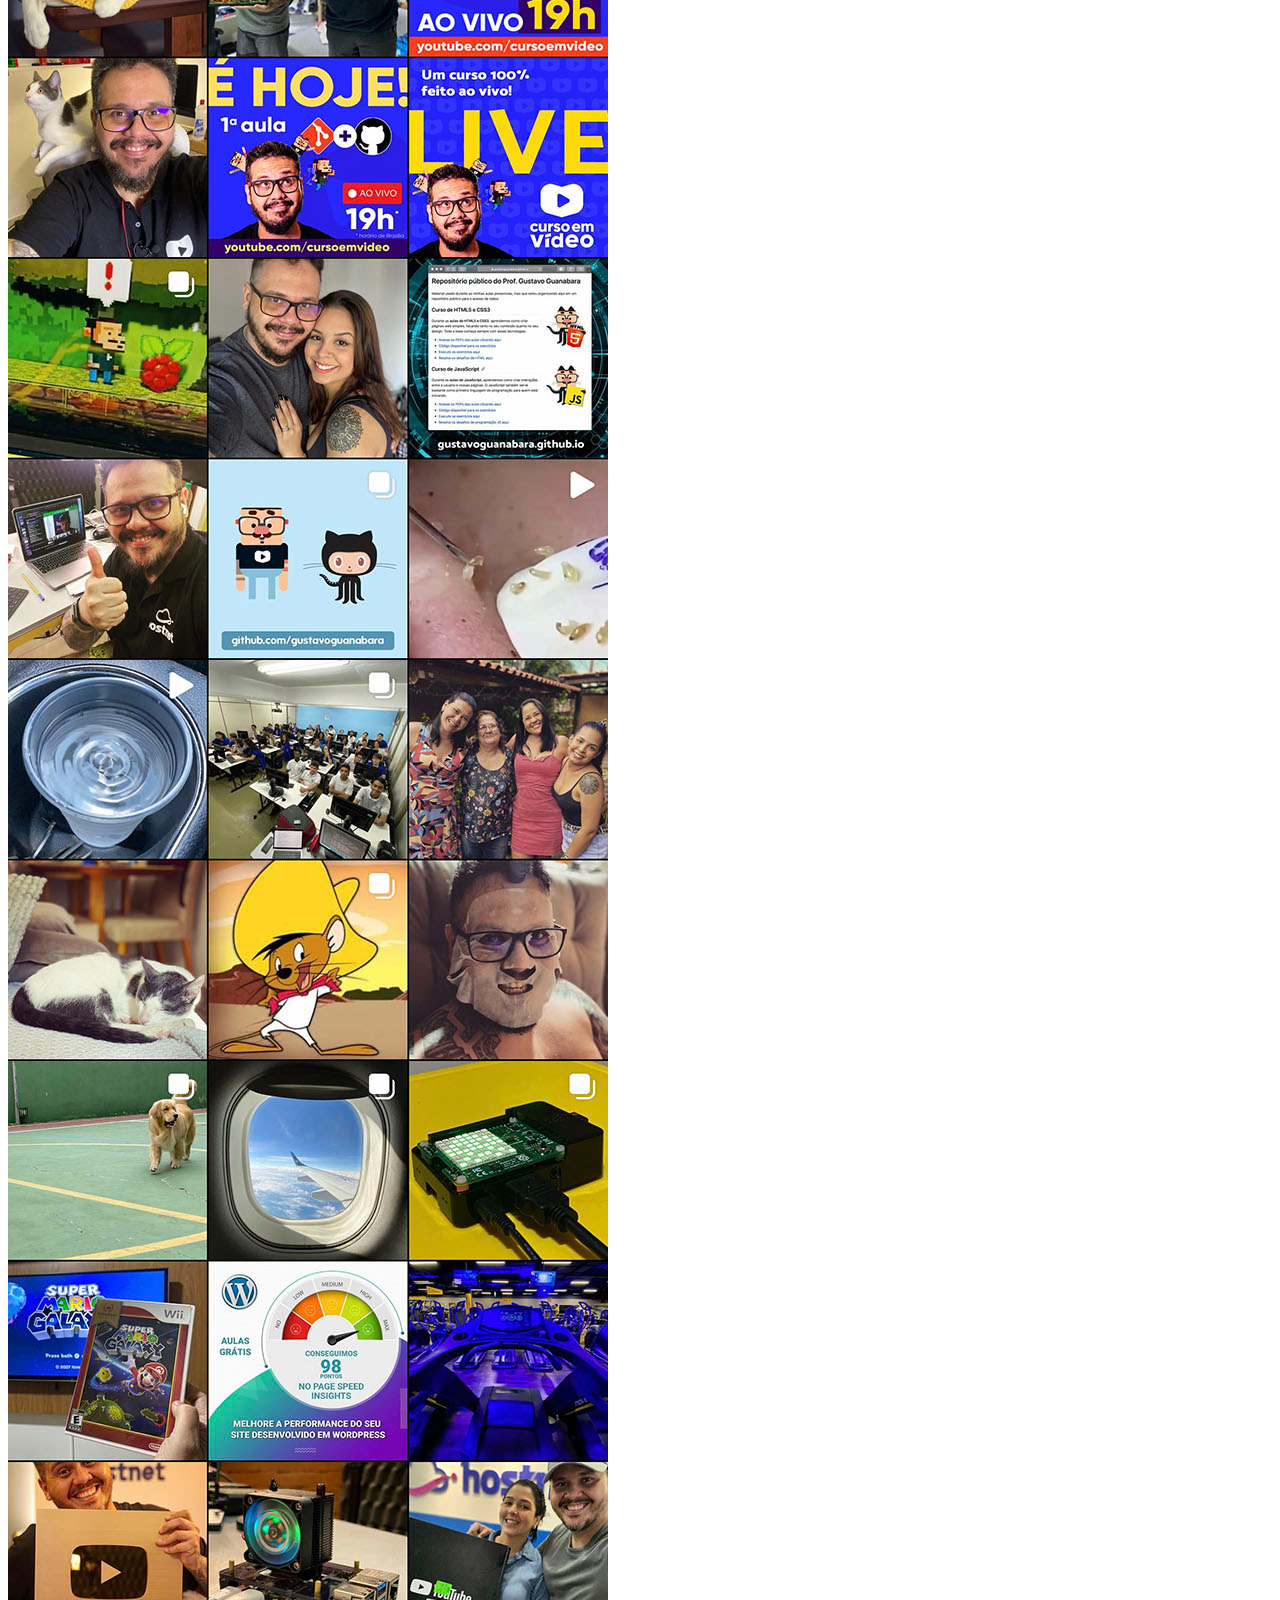
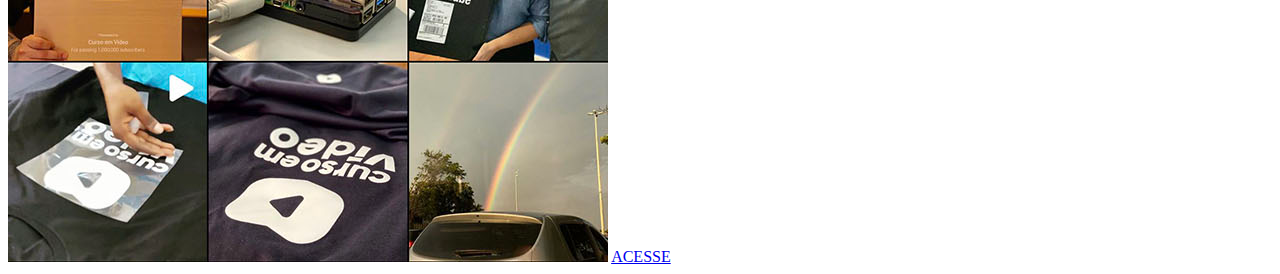
<file: instagram.html>
<!DOCTYPE html>
<html lang="pt-br">
<head>
    <meta charset="UTF-8">
    <meta http-equiv="X-UA-Compatible" content="IE=edge">
    <meta name="viewport" content="width=device-width, initial-scale=1.0">
    <title>Instagram</title>
</head>
<body>
    <img src="imagens/tela-instagram.jpg" alt="Instagram">
    <a href="#">ACESSE</a>
</body>
</html>
</file>
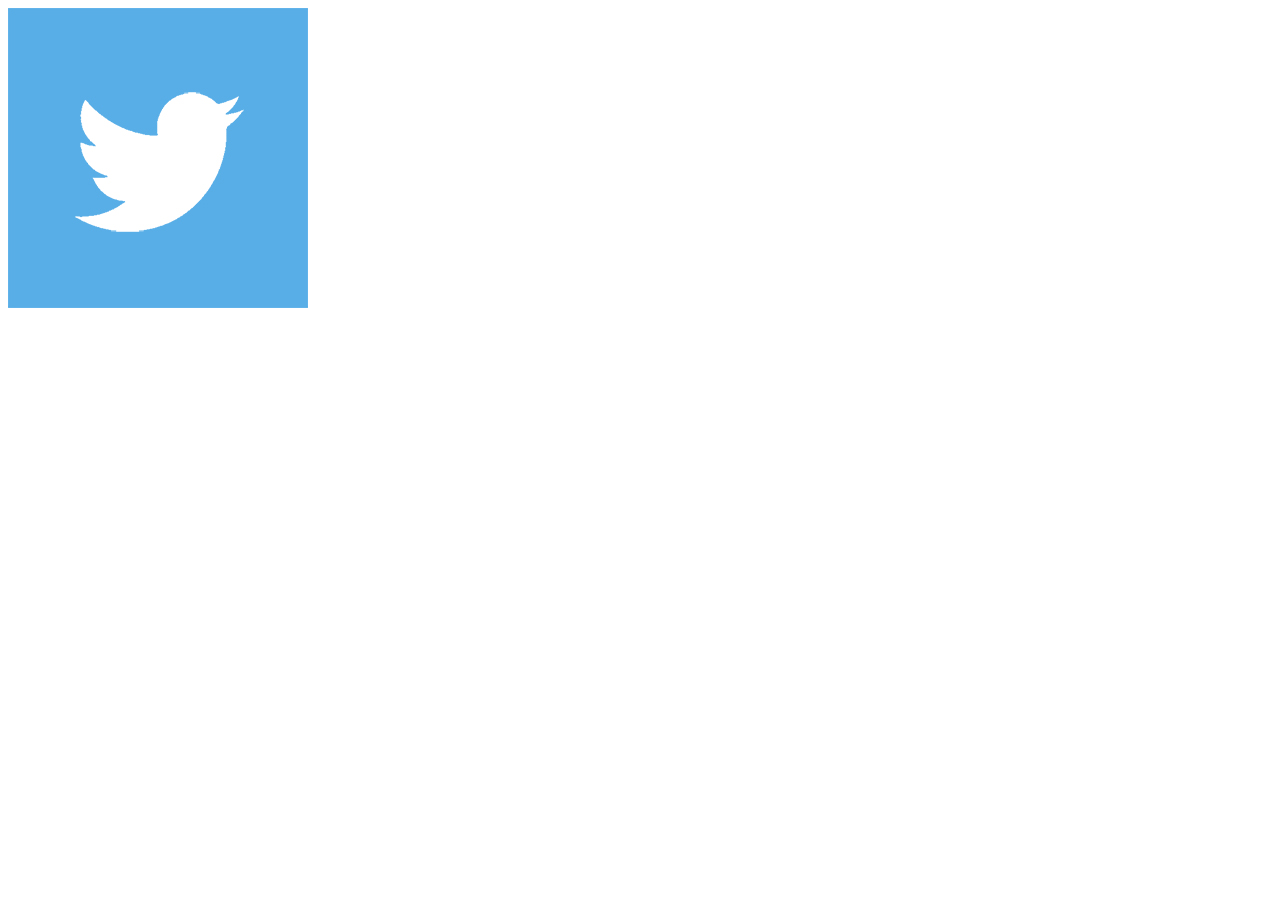
<file: twiter.html>
<!DOCTYPE html>
<html lang="pt-br">
<head>
    <meta charset="UTF-8">
    <meta http-equiv="X-UA-Compatible" content="IE=edge">
    <meta name="viewport" content="width=device-width, initial-scale=1.0">
    <title>Twitter</title>
</head>
<body>
    <img src="imagens/logo-twitter.jpg" alt="Twitter">
    <a href="#"></a>
</body>
</html>
</file>
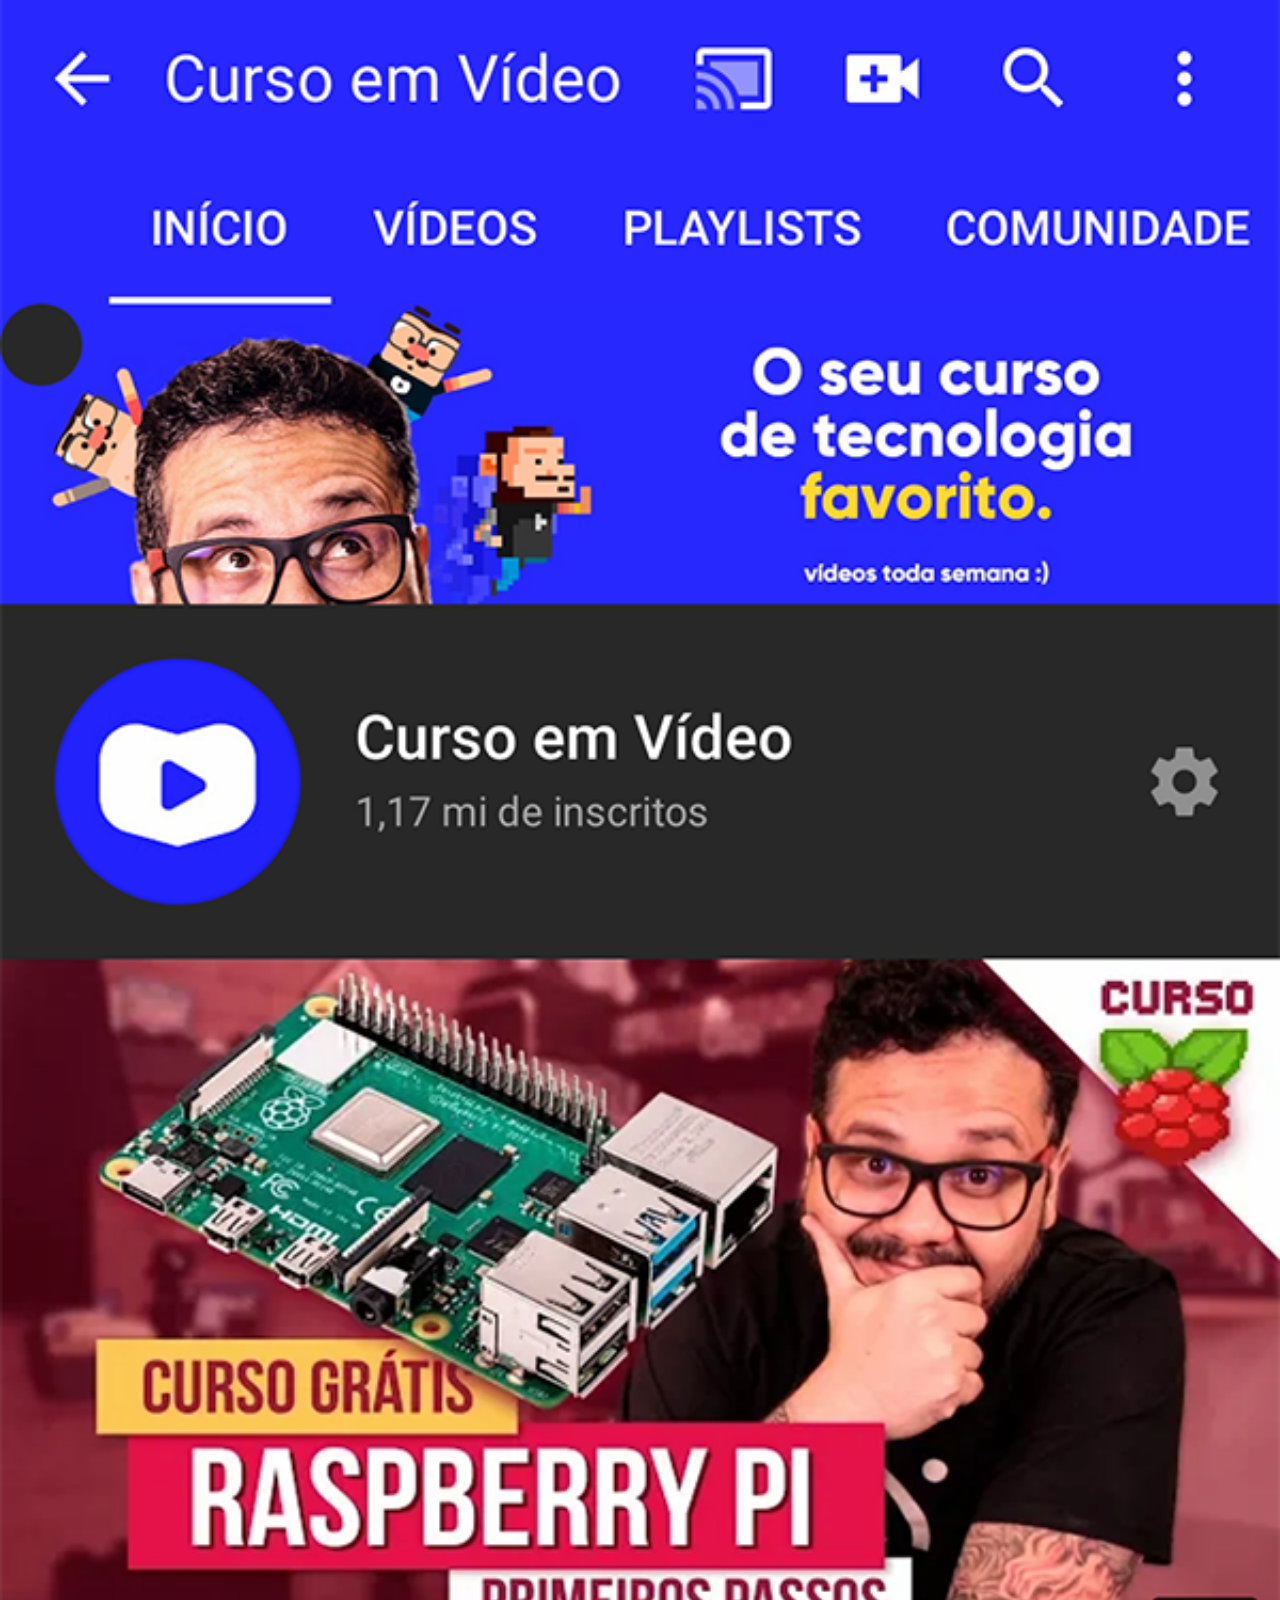
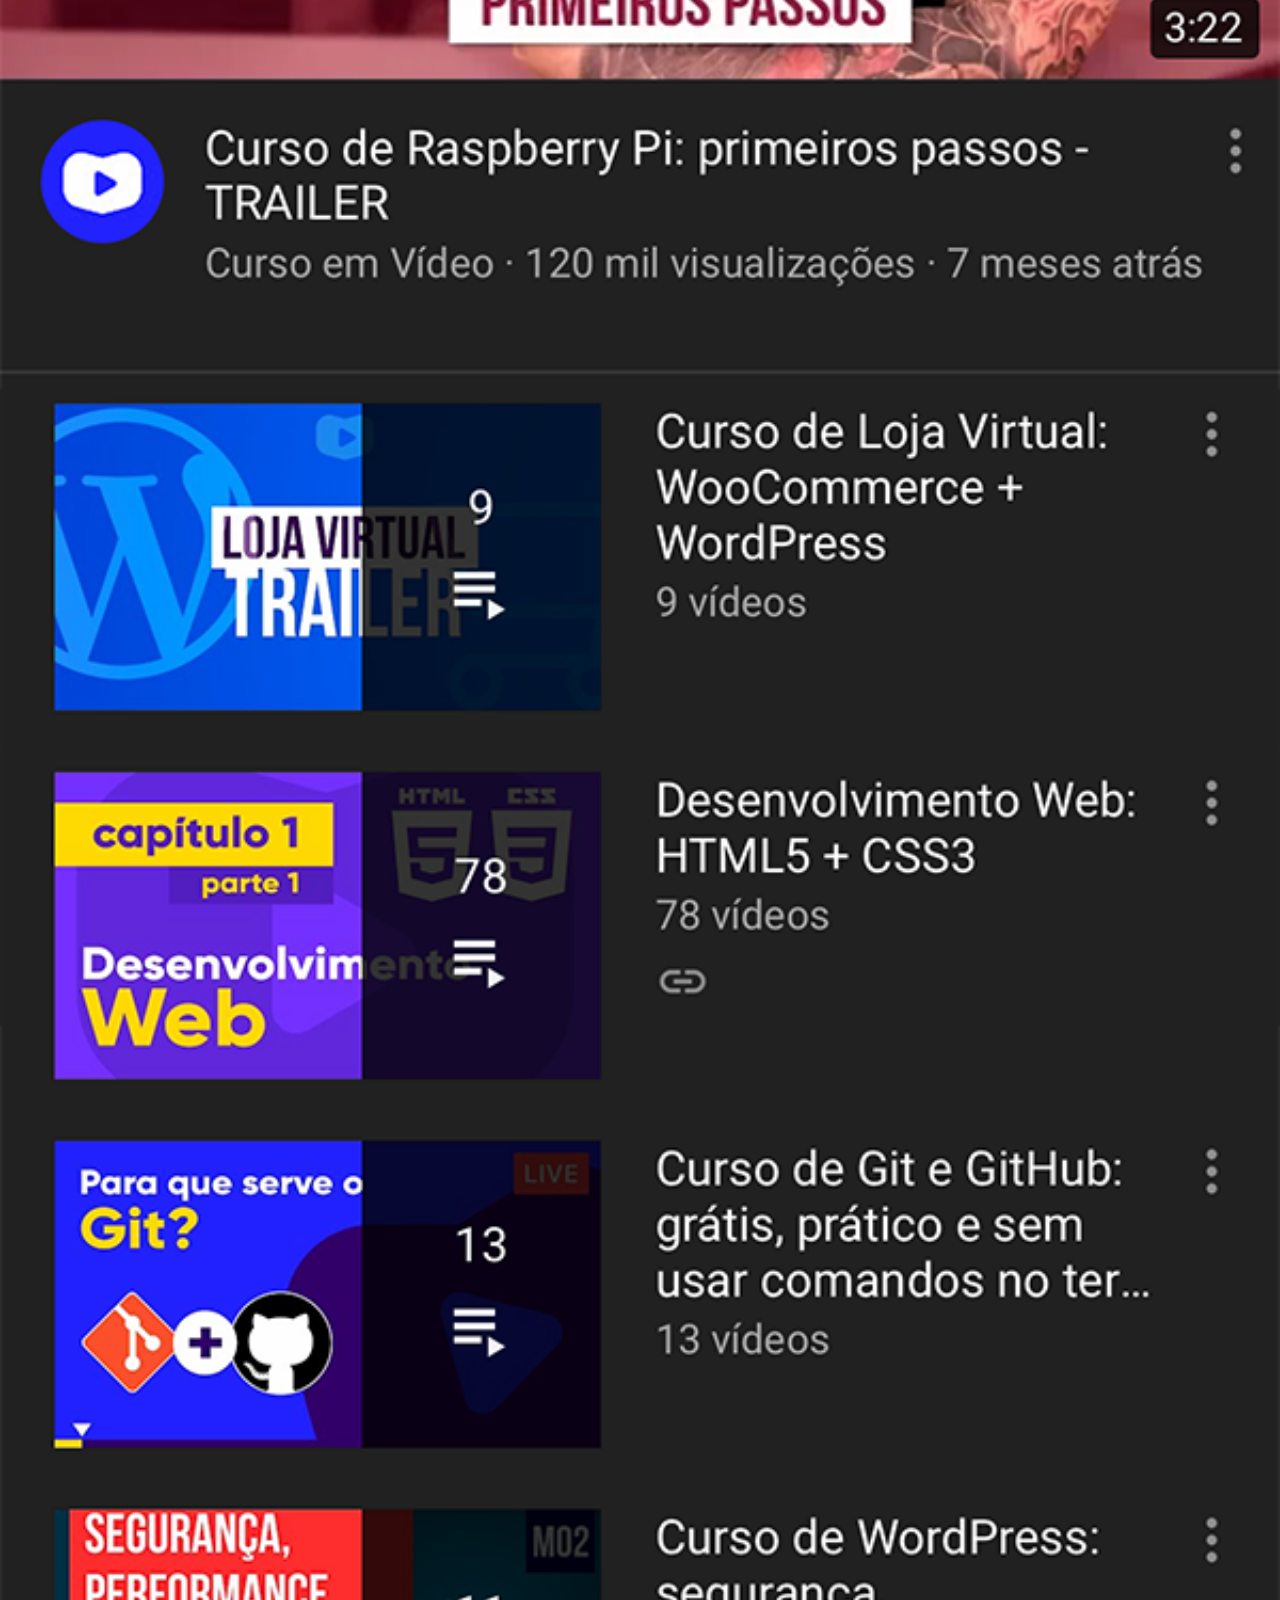
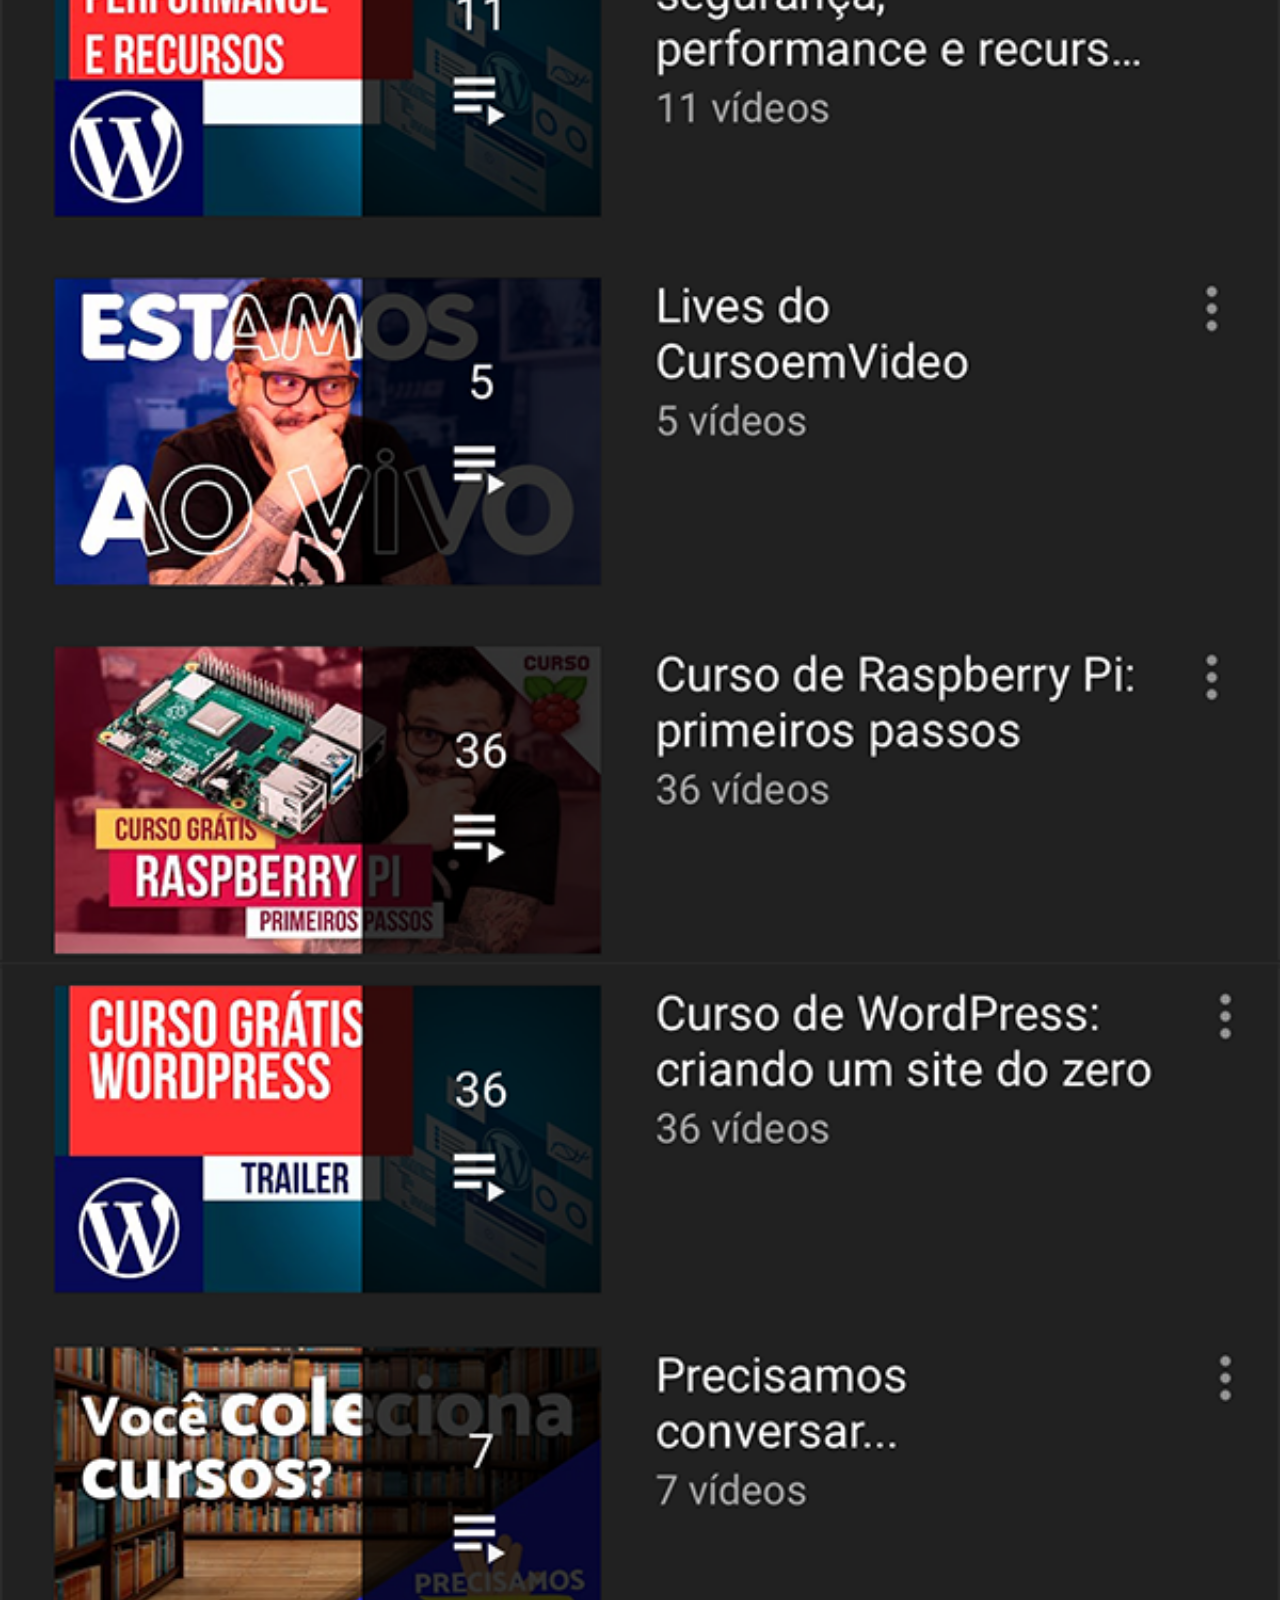
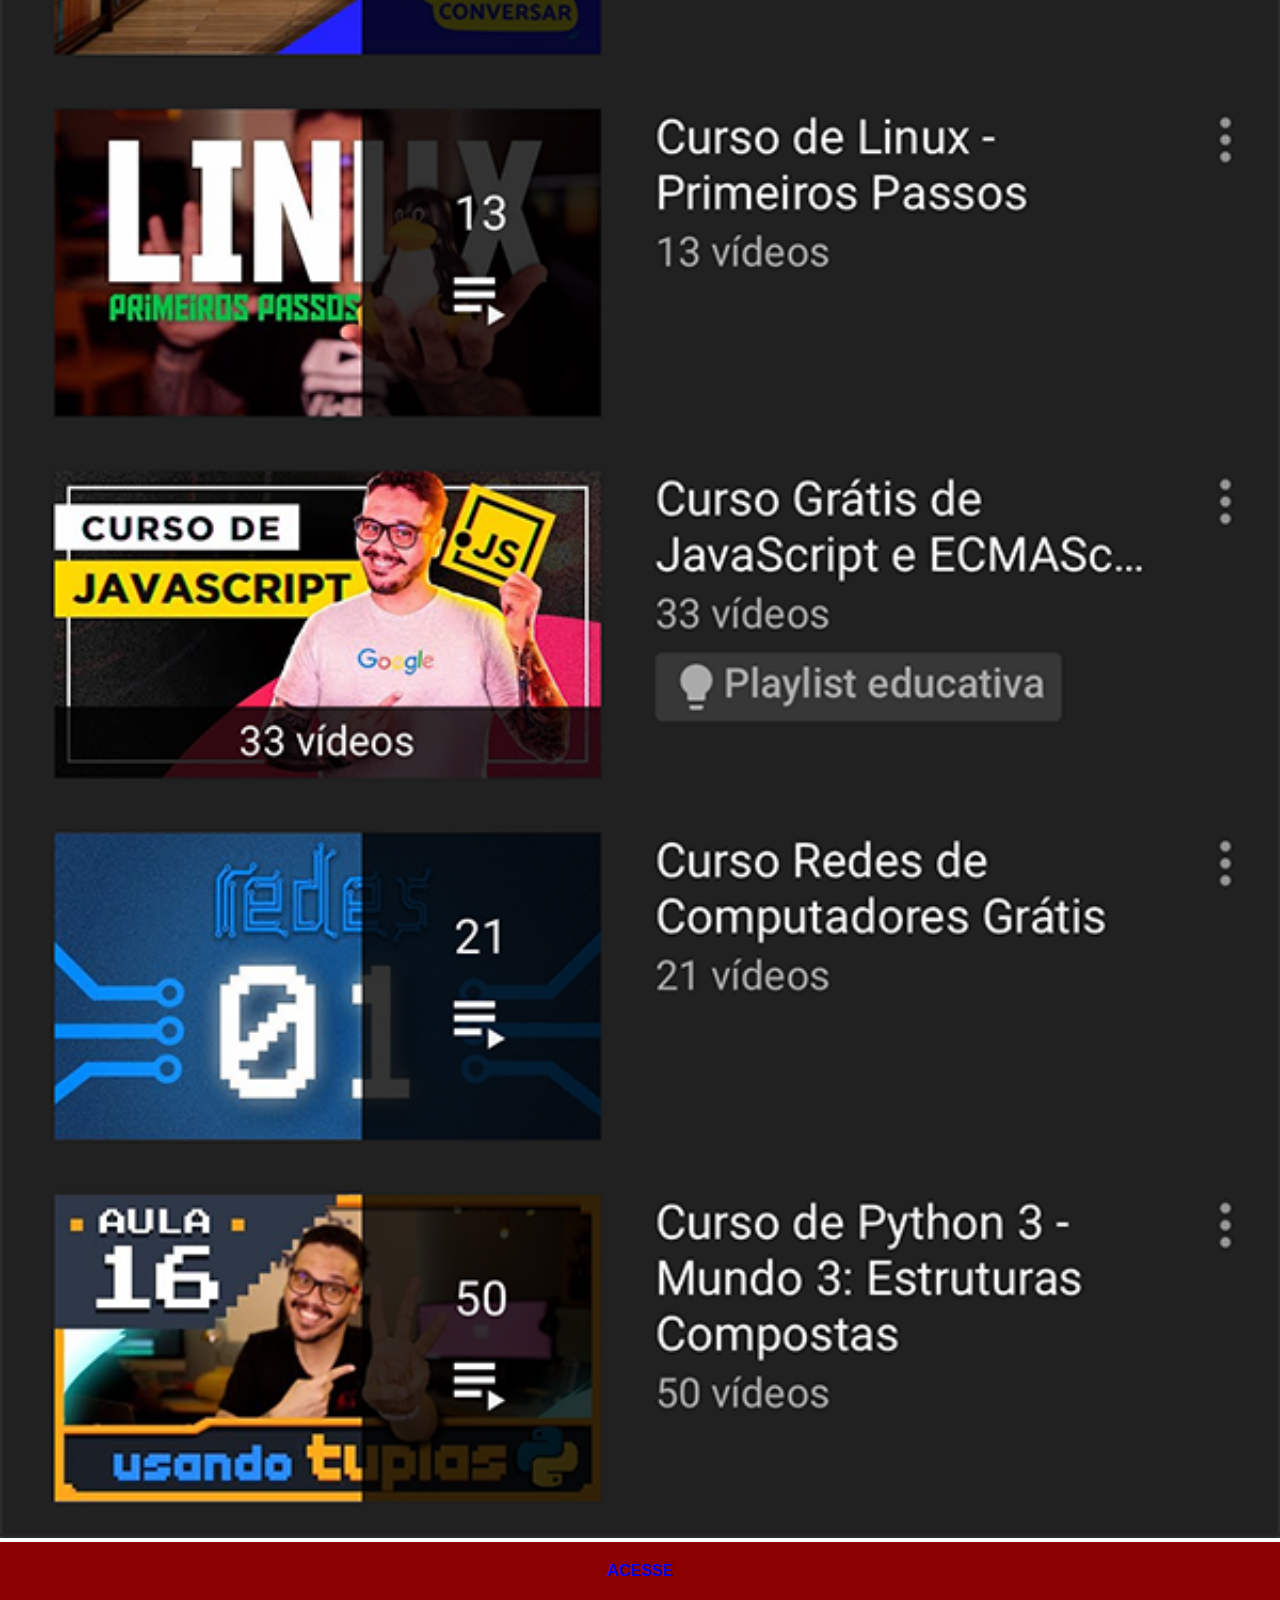
<file: youtube.html>
<!DOCTYPE html>
<html lang="pt-br">
<head>
    <meta charset="UTF-8">
    <meta http-equiv="X-UA-Compatible" content="IE=edge">
    <meta name="viewport" content="width=device-width, initial-scale=1.0">
    <title>Youtube</title>
    <link rel="stylesheet" href="estilos/social.css">
</head>
<body>
    <img src="imagens/tela-youtube.png" alt="Youtube">
    <a href="#" target="_blank">ACESSE</a>
</body>
</html>
</file>
<file: estilos/style.css>
@charset "UTF-8";


* {
    margin: 0px;
    padding: 0px;
    font-family: Arial, Helvetica, sans-serif;
}

html, body {
    height: 100vh;
    width: 100vw;
    background-color: black;
}

body {
    background: url('../imagens/fundo-madeira.jpg') no-repeat top center;
    background-size: cover;
    background-attachment: fixed;
}

main {
    height: 100vh;
    position: relative;
}
section#telefone {
    position: absolute;
    top: 50%;
    left: 50%;
    transform: translate(-50%, -50%);

    height: 627px;
    width: 311px;
    background: url('../imagens/frame-iphone.png') no-repeat;
}

iframe#tela {
    position: relative;
    top: 80px;
    left: 22px;
    width: 267px;
    height: 471px;
}

section#redes-sociais {
    text-align: right;
}

section#redes-sociais img {
    width: 50px;
    margin: 10px;
    border-radius:50%;
    box-shadow: 2px 2px 5px rgba(0, 0, 0, 0.400);
    box-sizing: border-box;
}

section#redes-sociais img:hover {
    border : 2px solid rgba(255, 255, 255, 0.6);
    transform: translate(-3px, -3px);
    transition: transform 0.3s, border 0.3s;
}
</file>
<file: estilos/social.css>
@charset "UTF-8";

* {
    margin: 0px;
    padding: 0px;
    font-family: Arial, Helvetica, sans-serif;
}

::-webkit-scrollbar {
    width: 0px;
    height: 0px;
}

img {
    width: 100vw;
}

a {
    display: block;
    background-color: darkred;
    padding: 20px;
    text-align: center;
    font-weight: bolder;
    text-decoration: none;
}
</file>
